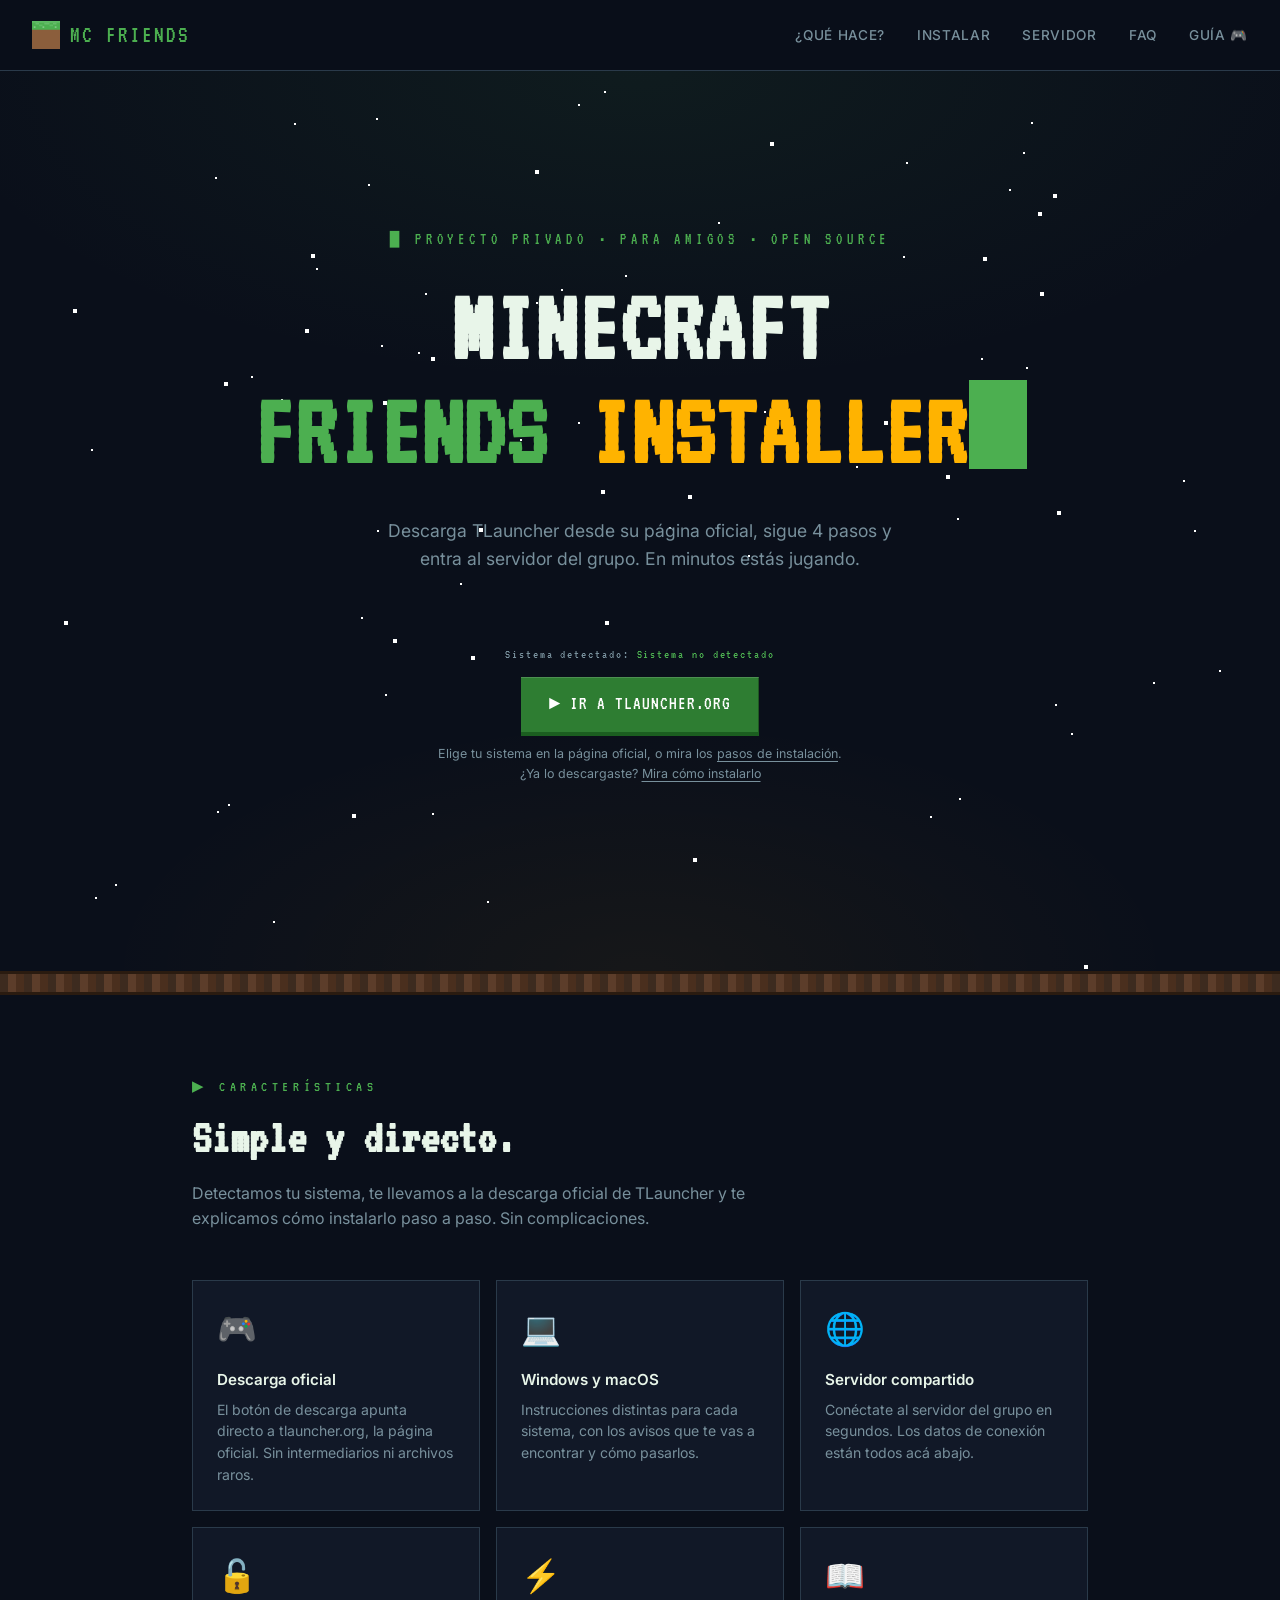
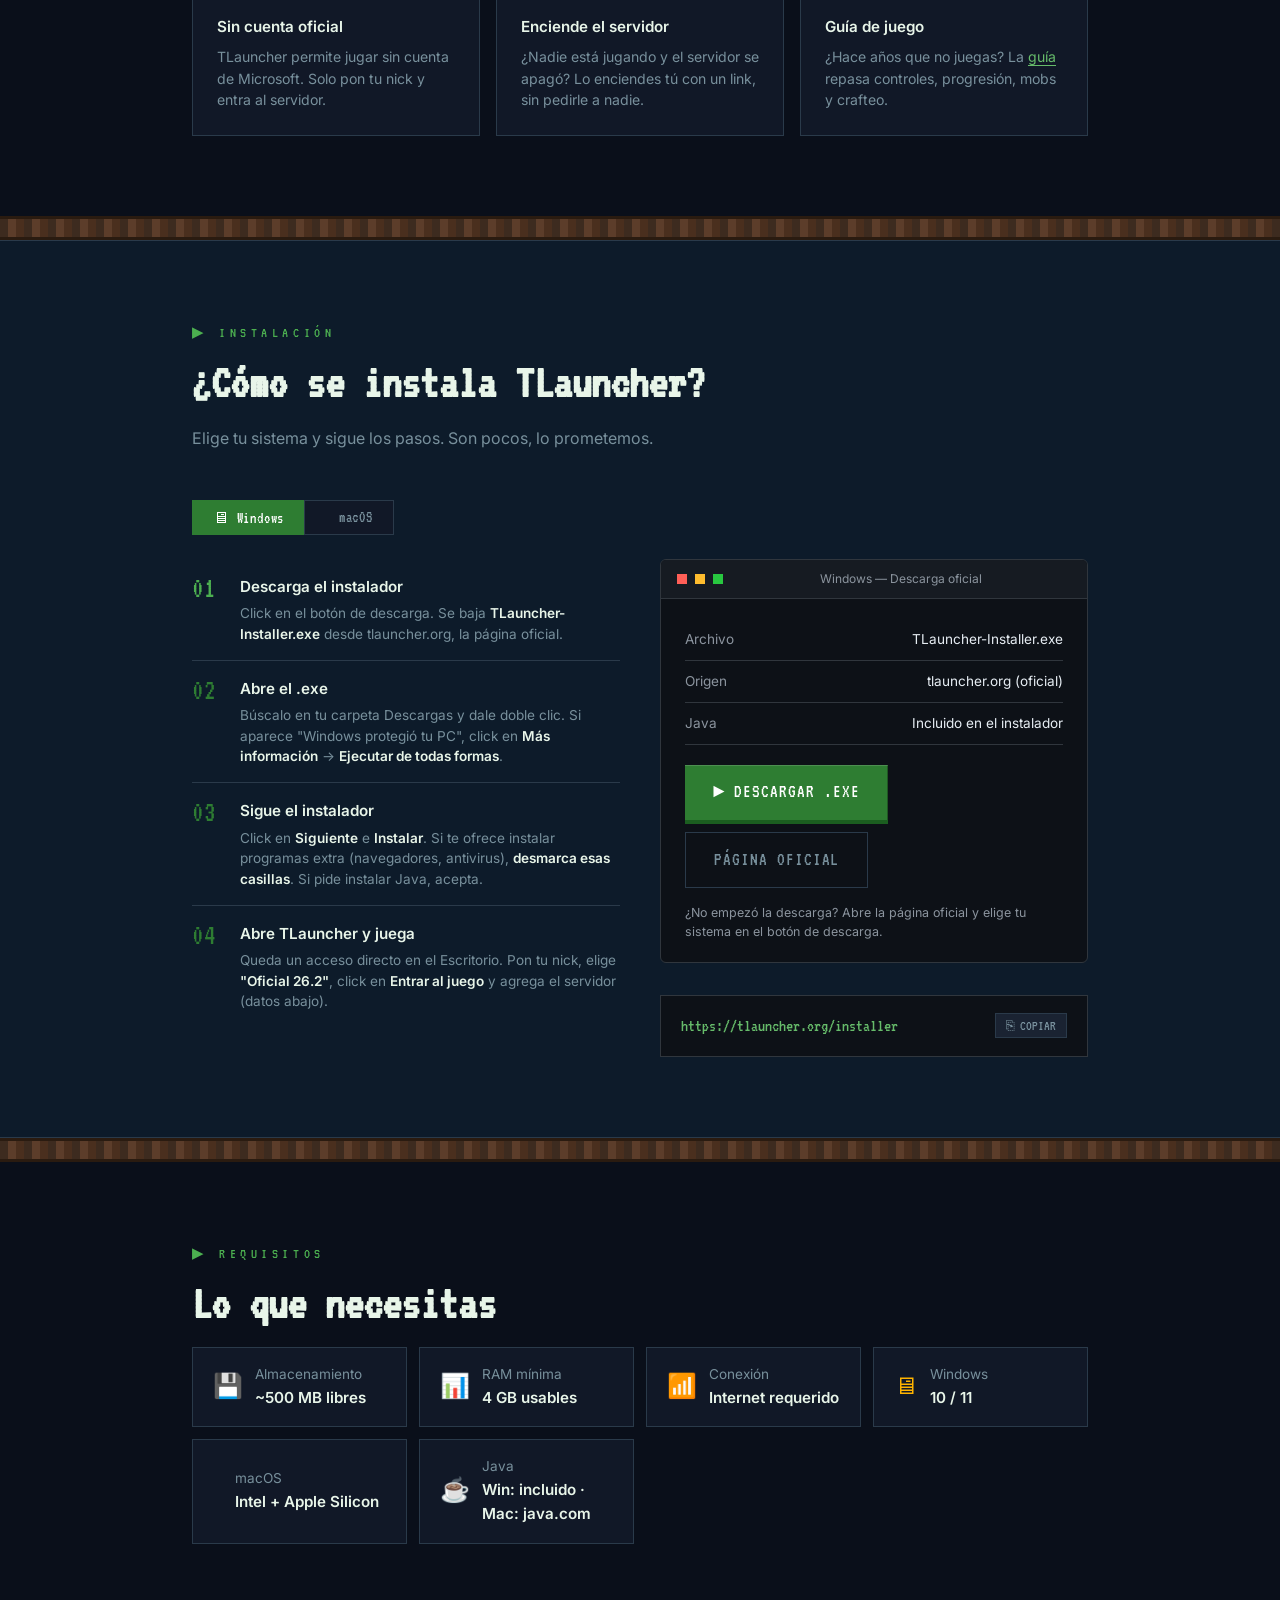
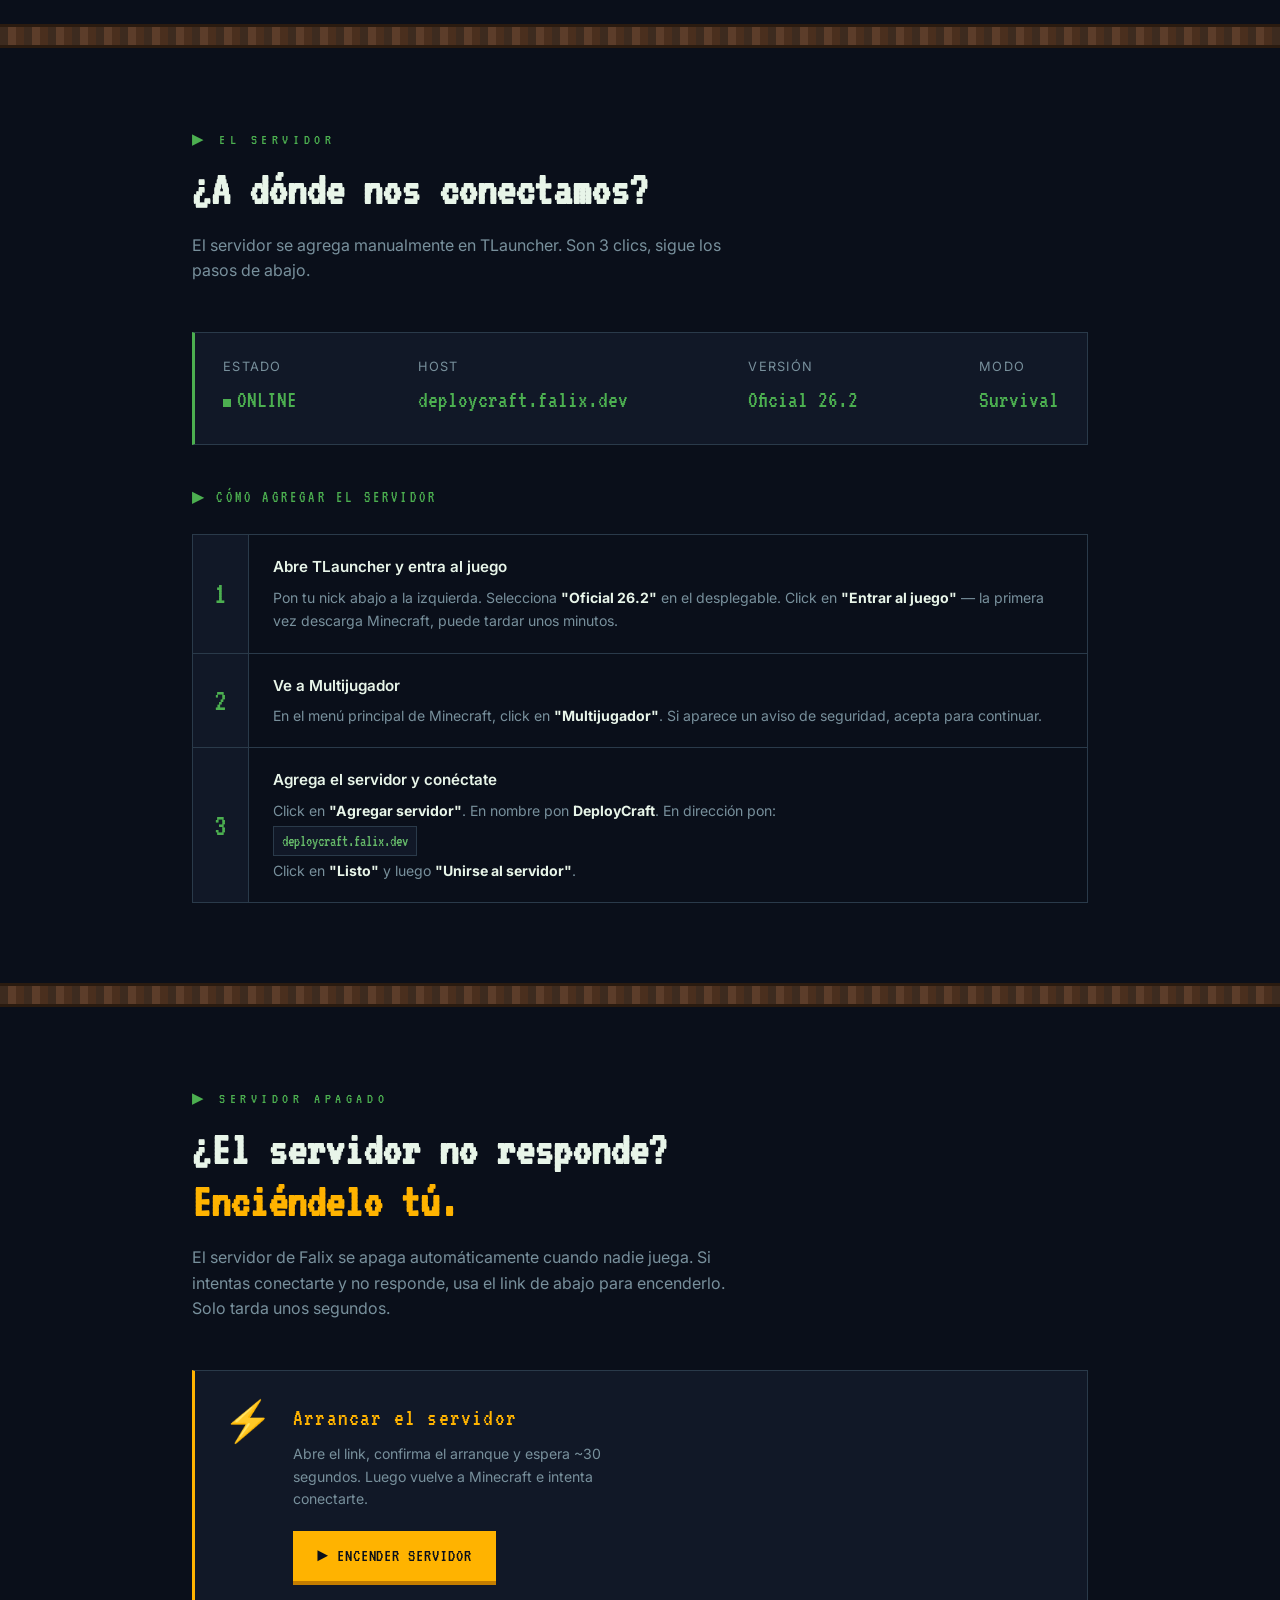
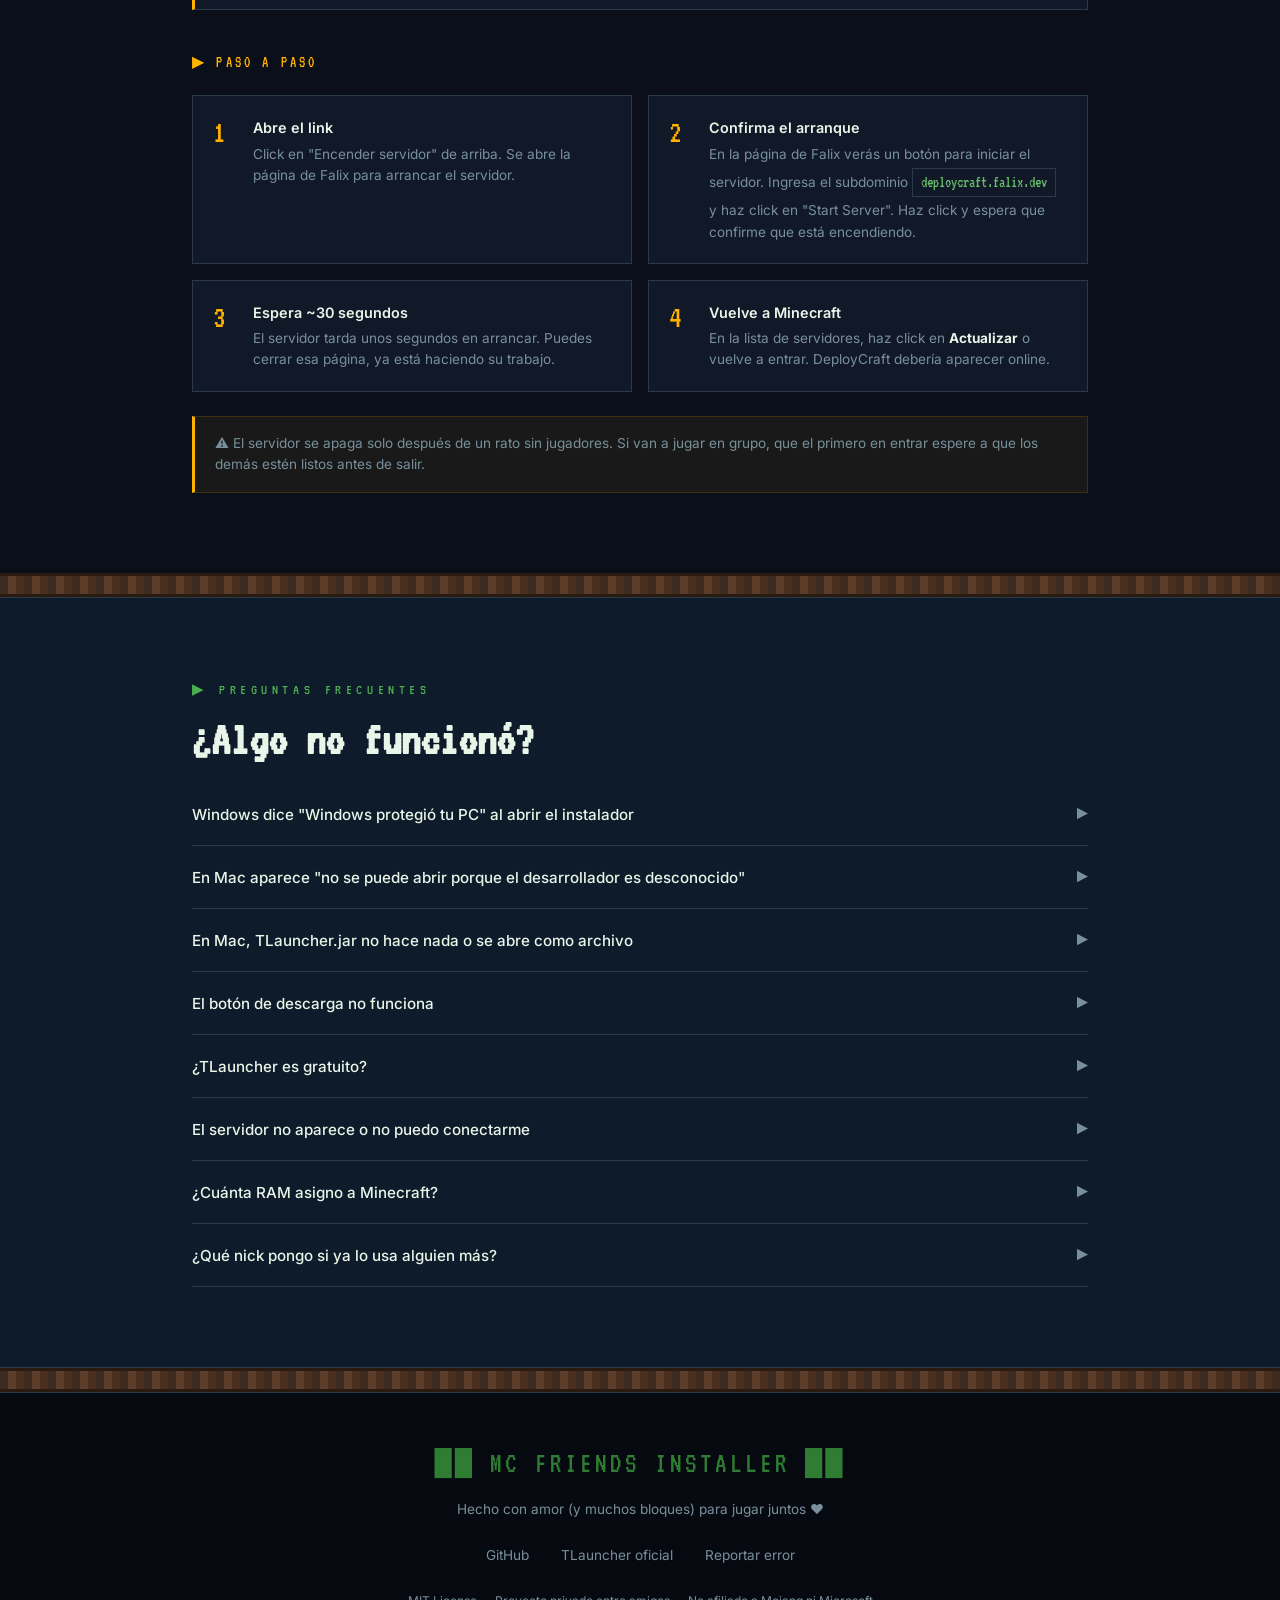
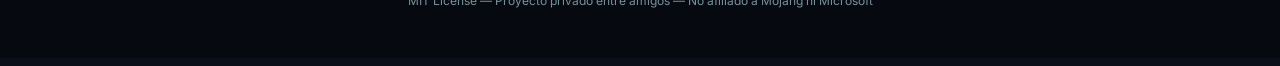
<file: index.html>
<!doctype html>
<html lang="es">
	<head>
		<meta charset="UTF-8" />
		<meta name="viewport" content="width=device-width, initial-scale=1.0" />
		<title>Minecraft Friends Installer</title>
		<link
			href="https://fonts.googleapis.com/css2?family=VT323&family=Inter:wght@400;500;600&display=swap"
			rel="stylesheet" />
		<link rel="stylesheet" href="style.css" />
	</head>
	<body>
		<!-- NAV -->
		<nav>
			<div class="nav-logo">
				<div class="grass-block">
					<svg viewBox="0 0 16 16" xmlns="http://www.w3.org/2000/svg">
						<rect width="16" height="16" fill="#8B5E3C" />
						<rect y="0" width="16" height="5" fill="#4CAF50" />
						<rect x="0" y="0" width="16" height="1" fill="#5DBB63" />
						<rect x="2" y="1" width="2" height="1" fill="#66BB6A" />
						<rect x="7" y="1" width="3" height="1" fill="#66BB6A" />
						<rect x="12" y="1" width="2" height="1" fill="#66BB6A" />
						<rect x="4" y="2" width="2" height="1" fill="#5DBB63" />
						<rect x="10" y="2" width="2" height="1" fill="#5DBB63" />
						<rect x="1" y="3" width="1" height="1" fill="#81C784" />
						<rect x="6" y="3" width="1" height="1" fill="#81C784" />
						<rect x="13" y="3" width="1" height="1" fill="#81C784" />
					</svg>
				</div>
				MC FRIENDS
			</div>
			<ul class="nav-links">
				<li><a href="#que-hace">¿Qué hace?</a></li>
				<li><a href="#instalar">Instalar</a></li>
				<li><a href="#servidor">Servidor</a></li>
				<li><a href="#faq">FAQ</a></li>
				<li><a href="/guide/index.html">Guía 🎮</a></li>
			</ul>
		</nav>

		<!-- HERO -->
		<div class="hero">
			<div class="stars" id="stars"></div>

			<div class="hero-eyebrow">
				&#x2588; Proyecto privado &#x2022; Para amigos &#x2022; Open Source
			</div>

			<h1 class="hero-title">
				MINECRAFT<br />
				<span class="accent">FRIENDS</span> <span class="gold">INSTALLER</span
				><span class="cursor"></span>
			</h1>

			<p class="hero-sub">
				Descarga TLauncher desde su página oficial, sigue 4 pasos y entra al
				servidor del grupo. En minutos estás jugando.
			</p>

			<!-- DOWNLOAD AREA — populated by JS -->
			<div class="download-area" id="downloadArea">
				<div class="os-detected" id="osDetected">Detectando tu sistema...</div>
				<div id="downloadBtn"></div>
				<div class="download-alts" id="downloadAlts"></div>
			</div>
		</div>

		<!-- DIRT DIVIDER -->
		<div class="dirt-divider"></div>

		<!-- QUE HACE -->
		<section id="que-hace">
			<div class="section-label reveal">&#x25B6; Características</div>
			<h2 class="section-title reveal">Simple y directo.</h2>
			<p class="section-desc reveal">
				Detectamos tu sistema, te llevamos a la descarga oficial de TLauncher y
				te explicamos cómo instalarlo paso a paso. Sin complicaciones.
			</p>

			<div class="features-grid reveal">
				<div class="feature-card">
					<span class="feature-icon">&#x1F3AE;</span>
					<div class="feature-title">Descarga oficial</div>
					<div class="feature-desc">
						El botón de descarga apunta directo a tlauncher.org, la página
						oficial. Sin intermediarios ni archivos raros.
					</div>
				</div>
				<div class="feature-card">
					<span class="feature-icon">&#x1F4BB;</span>
					<div class="feature-title">Windows y macOS</div>
					<div class="feature-desc">
						Instrucciones distintas para cada sistema, con los avisos que te
						vas a encontrar y cómo pasarlos.
					</div>
				</div>
				<div class="feature-card">
					<span class="feature-icon">&#x1F310;</span>
					<div class="feature-title">Servidor compartido</div>
					<div class="feature-desc">
						Conéctate al servidor del grupo en segundos. Los datos de conexión
						están todos acá abajo.
					</div>
				</div>
				<div class="feature-card">
					<span class="feature-icon">&#x1F513;</span>
					<div class="feature-title">Sin cuenta oficial</div>
					<div class="feature-desc">
						TLauncher permite jugar sin cuenta de Microsoft. Solo pon tu nick y
						entra al servidor.
					</div>
				</div>
				<div class="feature-card">
					<span class="feature-icon">&#x26A1;</span>
					<div class="feature-title">Enciende el servidor</div>
					<div class="feature-desc">
						¿Nadie está jugando y el servidor se apagó? Lo enciendes tú con un
						link, sin pedirle a nadie.
					</div>
				</div>
				<div class="feature-card">
					<span class="feature-icon">&#x1F4D6;</span>
					<div class="feature-title">Guía de juego</div>
					<div class="feature-desc">
						¿Hace años que no juegas? La <a href="/guide/index.html">guía</a>
						repasa controles, progresión, mobs y crafteo.
					</div>
				</div>
			</div>
		</section>

		<!-- DIRT DIVIDER -->
		<div class="dirt-divider"></div>

		<!-- INSTALAR -->
		<div class="steps-bg" id="instalar">
			<section>
				<div class="section-label reveal">&#x25B6; Instalación</div>
				<h2 class="section-title reveal">¿Cómo se instala TLauncher?</h2>
				<p class="section-desc reveal">
					Elige tu sistema y sigue los pasos. Son pocos, lo prometemos.
				</p>

				<div class="os-tabs reveal">
					<button class="os-tab active" onclick="switchOS('win')">
						&#x1F5A5; Windows
					</button>
					<button class="os-tab" onclick="switchOS('mac')">
						&#xF8FF; macOS
					</button>
				</div>

				<div class="steps-grid">
					<!-- Pasos — se rellenan desde script.js según el sistema -->
					<div class="step-list reveal" id="stepList"></div>

					<div class="reveal">
						<div class="terminal">
							<div class="terminal-header">
								<div class="dot dot-red"></div>
								<div class="dot dot-yellow"></div>
								<div class="dot dot-green"></div>
								<span class="terminal-title" id="dl-title"
									>Windows — Descarga oficial</span
								>
							</div>
							<div class="dl-body">
								<div class="dl-row">
									<span class="dl-key">Archivo</span>
									<span class="dl-val" id="dl-file"></span>
								</div>
								<div class="dl-row">
									<span class="dl-key">Origen</span>
									<span class="dl-val">tlauncher.org (oficial)</span>
								</div>
								<div class="dl-row">
									<span class="dl-key">Java</span>
									<span class="dl-val" id="dl-java"></span>
								</div>
								<div class="dl-actions">
									<a
										class="btn btn-primary"
										id="dl-btn"
										target="_blank"
										rel="noopener"></a>
									<a
										class="btn btn-secondary"
										href="https://tlauncher.org/en/"
										target="_blank"
										rel="noopener"
										>PÁGINA OFICIAL</a
									>
								</div>
								<div class="dl-note">
									¿No empezó la descarga? Abre la página oficial y elige tu
									sistema en el botón de descarga.
								</div>
							</div>
						</div>
						<div class="one-liner">
							<code id="one-liner-cmd">https://tlauncher.org/installer</code>
							<button class="copy-btn" onclick="copyCmd()">
								&#x2398; COPIAR
							</button>
						</div>
					</div>
				</div>
			</section>
		</div>

		<!-- DIRT DIVIDER -->
		<div class="dirt-divider"></div>

		<!-- REQUISITOS -->
		<section>
			<div class="section-label reveal">&#x25B6; Requisitos</div>
			<h2 class="section-title reveal">Lo que necesitas</h2>
			<div class="req-grid reveal">
				<div class="req-card">
					<span class="req-icon">&#x1F4BE;</span>
					<div>
						<div class="req-label">Almacenamiento</div>
						<div class="req-value">~500 MB libres</div>
					</div>
				</div>
				<div class="req-card">
					<span class="req-icon">&#x1F4CA;</span>
					<div>
						<div class="req-label">RAM mínima</div>
						<div class="req-value">4 GB usables</div>
					</div>
				</div>
				<div class="req-card">
					<span class="req-icon">&#x1F4F6;</span>
					<div>
						<div class="req-label">Conexión</div>
						<div class="req-value">Internet requerido</div>
					</div>
				</div>
				<div class="req-card">
					<span class="req-icon">&#x1F5A5;</span>
					<div>
						<div class="req-label">Windows</div>
						<div class="req-value">10 / 11</div>
					</div>
				</div>
				<div class="req-card">
					<span class="req-icon">&#xF8FF;</span>
					<div>
						<div class="req-label">macOS</div>
						<div class="req-value">Intel + Apple Silicon</div>
					</div>
				</div>
				<div class="req-card">
					<span class="req-icon">&#x2615;</span>
					<div>
						<div class="req-label">Java</div>
						<div class="req-value">Win: incluido · Mac: java.com</div>
					</div>
				</div>
			</div>
		</section>

		<!-- DIRT DIVIDER -->
		<div class="dirt-divider"></div>

		<!-- SERVIDOR -->
		<section id="servidor">
			<div class="section-label reveal">&#x25B6; El servidor</div>
			<h2 class="section-title reveal">¿A dónde nos conectamos?</h2>
			<p class="section-desc reveal">
				El servidor se agrega manualmente en TLauncher. Son 3 clics, sigue los
				pasos de abajo.
			</p>

			<div class="server-card reveal">
				<div>
					<div class="server-label">Estado</div>
					<div class="server-value"><span class="status-dot"></span>ONLINE</div>
				</div>
				<div>
					<div class="server-label">Host</div>
					<div class="server-value">deploycraft.falix.dev</div>
				</div>
				<div>
					<div class="server-label">Versión</div>
					<div class="server-value">Oficial 26.2</div>
				</div>
				<div>
					<div class="server-label">Modo</div>
					<div class="server-value">Survival</div>
				</div>
			</div>

			<div class="connect-steps reveal">
				<div class="connect-title">&#x25B6; Cómo agregar el servidor</div>
				<div class="connect-grid">
					<div class="connect-step">
						<div class="connect-num">1</div>
						<div class="connect-body">
							<div class="connect-step-title">
								Abre TLauncher y entra al juego
							</div>
							<div class="connect-step-desc">
								Pon tu nick abajo a la izquierda. Selecciona
								<strong>"Oficial 26.2"</strong> en el desplegable. Click en
								<strong>"Entrar al juego"</strong> — la primera vez descarga
								Minecraft, puede tardar unos minutos.
							</div>
						</div>
					</div>
					<div class="connect-step">
						<div class="connect-num">2</div>
						<div class="connect-body">
							<div class="connect-step-title">Ve a Multijugador</div>
							<div class="connect-step-desc">
								En el menú principal de Minecraft, click en
								<strong>"Multijugador"</strong>. Si aparece un aviso de
								seguridad, acepta para continuar.
							</div>
						</div>
					</div>
					<div class="connect-step">
						<div class="connect-num">3</div>
						<div class="connect-body">
							<div class="connect-step-title">
								Agrega el servidor y conéctate
							</div>
							<div class="connect-step-desc">
								Click en <strong>"Agregar servidor"</strong>. En nombre pon
								<strong>DeployCraft</strong>. En dirección pon: <br /><code
									class="server-code"
									>deploycraft.falix.dev</code
								><br />
								Click en <strong>"Listo"</strong> y luego
								<strong>"Unirse al servidor"</strong>.
							</div>
						</div>
					</div>
				</div>
			</div>
		</section>

		<!-- DIRT DIVIDER -->
		<div class="dirt-divider"></div>

		<!-- PRENDER SERVIDOR -->
		<section id="prender">
			<div class="section-label reveal">&#x25B6; Servidor apagado</div>
			<h2 class="section-title reveal">
				¿El servidor no responde?<br /><span style="color: var(--gold)"
					>Enciéndelo tú.</span
				>
			</h2>
			<p class="section-desc reveal">
				El servidor de Falix se apaga automáticamente cuando nadie juega. Si
				intentas conectarte y no responde, usa el link de abajo para encenderlo.
				Solo tarda unos segundos.
			</p>

			<div class="startup-card reveal">
				<div class="startup-main">
					<div class="startup-icon">&#x26A1;</div>
					<div class="startup-body">
						<div class="startup-title">Arrancar el servidor</div>
						<div class="startup-desc">
							Abre el link, confirma el arranque y espera ~30 segundos. Luego
							vuelve a Minecraft e intenta conectarte.
						</div>
						<a
							class="startup-btn"
							href="https://falixnodes.net/startserver?ip=deploycraft.falix.dev"
							target="_blank"
							rel="noopener">
							&#x25BA; ENCENDER SERVIDOR
						</a>
					</div>
				</div>
			</div>

			<div class="startup-steps reveal">
				<div class="startup-step-title">&#x25B6; Paso a paso</div>
				<div class="startup-steps-grid">
					<div class="startup-step">
						<div class="startup-step-num">1</div>
						<div class="startup-step-body">
							<div class="startup-step-name">Abre el link</div>
							<div class="startup-step-desc">
								Click en "Encender servidor" de arriba. Se abre la página de
								Falix para arrancar el servidor.
							</div>
						</div>
					</div>
					<div class="startup-step">
						<div class="startup-step-num">2</div>
						<div class="startup-step-body">
							<div class="startup-step-name">Confirma el arranque</div>
							<div class="startup-step-desc">
								En la página de Falix verás un botón para iniciar el servidor. Ingresa el subdominio <code class="server-code">deploycraft.falix.dev</code> y haz click en "Start Server".
								Haz click y espera que confirme que está encendiendo.
							</div>
						</div>
					</div>
					<div class="startup-step">
						<div class="startup-step-num">3</div>
						<div class="startup-step-body">
							<div class="startup-step-name">Espera ~30 segundos</div>
							<div class="startup-step-desc">
								El servidor tarda unos segundos en arrancar. Puedes cerrar esa
								página, ya está haciendo su trabajo.
							</div>
						</div>
					</div>
					<div class="startup-step">
						<div class="startup-step-num">4</div>
						<div class="startup-step-body">
							<div class="startup-step-name">Vuelve a Minecraft</div>
							<div class="startup-step-desc">
								En la lista de servidores, haz click en
								<strong>Actualizar</strong> o vuelve a entrar. DeployCraft
								debería aparecer online.
							</div>
						</div>
					</div>
				</div>
			</div>

			<div class="startup-note reveal">
				&#x26A0; El servidor se apaga solo después de un rato sin jugadores. Si
				van a jugar en grupo, que el primero en entrar espere a que los demás
				estén listos antes de salir.
			</div>
		</section>

		<!-- DIRT DIVIDER -->
		<div class="dirt-divider"></div>

		<!-- FAQ -->
		<div class="steps-bg" id="faq">
			<section>
				<div class="section-label reveal">&#x25B6; Preguntas frecuentes</div>
				<h2 class="section-title reveal">¿Algo no funcionó?</h2>
				<div class="faq-list reveal">
					<div class="faq-item">
						<button class="faq-q" onclick="toggleFaq(this)">
							Windows dice "Windows protegió tu PC" al abrir el instalador<span
								class="faq-arrow"
								>&#x25BA;</span
							>
						</button>
						<div class="faq-a">
							Es SmartScreen, aparece con programas que no son de Microsoft.
							Click en "Más información" → "Ejecutar de todas formas". Descarga
							siempre desde tlauncher.org (el botón de esta página apunta ahí),
							nunca desde otras webs que dicen ser TLauncher.
						</div>
					</div>
					<div class="faq-item">
						<button class="faq-q" onclick="toggleFaq(this)">
							En Mac aparece "no se puede abrir porque el desarrollador es
							desconocido"<span class="faq-arrow">&#x25BA;</span>
						</button>
						<div class="faq-a">
							Es el Gatekeeper de macOS. Haz clic derecho (o Control + clic) en
							<code>TLauncher.jar</code> → "Abrir" → "Abrir". Si no aparece esa
							opción, ve a Ajustes del Sistema → Privacidad y seguridad → "Abrir
							de todas formas". Solo se pide una vez.
						</div>
					</div>
					<div class="faq-item">
						<button class="faq-q" onclick="toggleFaq(this)">
							En Mac, TLauncher.jar no hace nada o se abre como archivo<span
								class="faq-arrow"
								>&#x25BA;</span
							>
						</button>
						<div class="faq-a">
							Falta Java. Descárgalo gratis desde
							<a href="https://www.java.com/es/download/" target="_blank"
								>java.com</a
							>, instálalo y vuelve a abrir <code>TLauncher.jar</code>. Si tu
							Mac es M1, M2, M3 o M4 elige la versión ARM64; si es Intel, la
							x64.
						</div>
					</div>
					<div class="faq-item">
						<button class="faq-q" onclick="toggleFaq(this)">
							El botón de descarga no funciona<span class="faq-arrow"
								>&#x25BA;</span
							>
						</button>
						<div class="faq-a">
							Entra a
							<a href="https://tlauncher.org/en/" target="_blank"
								>tlauncher.org</a
							>, haz click en el botón de descarga y elige tu sistema (Windows o
							MacOS). Es el mismo archivo, solo que desde su página.
						</div>
					</div>
					<div class="faq-item">
						<button class="faq-q" onclick="toggleFaq(this)">
							¿TLauncher es gratuito?<span class="faq-arrow">&#x25BA;</span>
						</button>
						<div class="faq-a">
							Sí. TLauncher es un launcher no oficial que permite jugar sin
							cuenta de Microsoft. No está vinculado a Mojang. Si tienes cuenta
							oficial puedes usar el launcher oficial de Minecraft en su lugar.
						</div>
					</div>
					<div class="faq-item">
						<button class="faq-q" onclick="toggleFaq(this)">
							El servidor no aparece o no puedo conectarme<span
								class="faq-arrow"
								>&#x25BA;</span
							>
						</button>
						<div class="faq-a">
							Asegúrate de estar usando la versión <code>Oficial 26.2</code> en
							TLauncher. Si el servidor no aparece, agrégalo manualmente desde
							Multijugador → Agregar servidor →
							<code>deploycraft.falix.dev</code>. Si el problema persiste,
							escríbenos por WhatsApp.
						</div>
					</div>
					<div class="faq-item">
						<button class="faq-q" onclick="toggleFaq(this)">
							¿Cuánta RAM asigno a Minecraft?<span class="faq-arrow"
								>&#x25BA;</span
							>
						</button>
						<div class="faq-a">
							En TLauncher, ve a Configuración → JVM Arguments y ajusta
							<code>-Xmx2G</code> para 2 GB. No asignes más del 50–60% de tu RAM
							total para no ralentizar el resto del sistema.
						</div>
					</div>
					<div class="faq-item">
						<button class="faq-q" onclick="toggleFaq(this)">
							¿Qué nick pongo si ya lo usa alguien más?<span class="faq-arrow"
								>&#x25BA;</span
							>
						</button>
						<div class="faq-a">
							En modo offline cada quien elige su nick libremente. Coordina con
							el grupo para que no haya dos con el mismo nombre, porque en el
							servidor se verían igual.
						</div>
					</div>
				</div>
			</section>
		</div>

		<!-- DIRT DIVIDER -->
		<div class="dirt-divider"></div>

		<!-- FOOTER -->
		<footer>
			<div class="footer-logo">
				&#x2588;&#x2588; MC FRIENDS INSTALLER &#x2588;&#x2588;
			</div>
			<div class="footer-sub">
				Hecho con amor (y muchos bloques) para jugar juntos &#x2764;
			</div>
			<div class="footer-links">
				<a href="https://github.com/Freddyz5/deploycraft" target="_blank"
					>GitHub</a
				>
				<a href="https://tlauncher.org/en/" target="_blank"
					>TLauncher oficial</a
				>
				<a href="https://github.com/Freddyz5/deploycraft/issues" target="_blank"
					>Reportar error</a
				>
			</div>
			<div style="font-size: 0.75rem; color: var(--text-muted)">
				MIT License &mdash; Proyecto privado entre amigos &mdash; No afiliado a
				Mojang ni Microsoft
			</div>
		</footer>

		<script src="script.js"></script>
	</body>
</html>
</file>
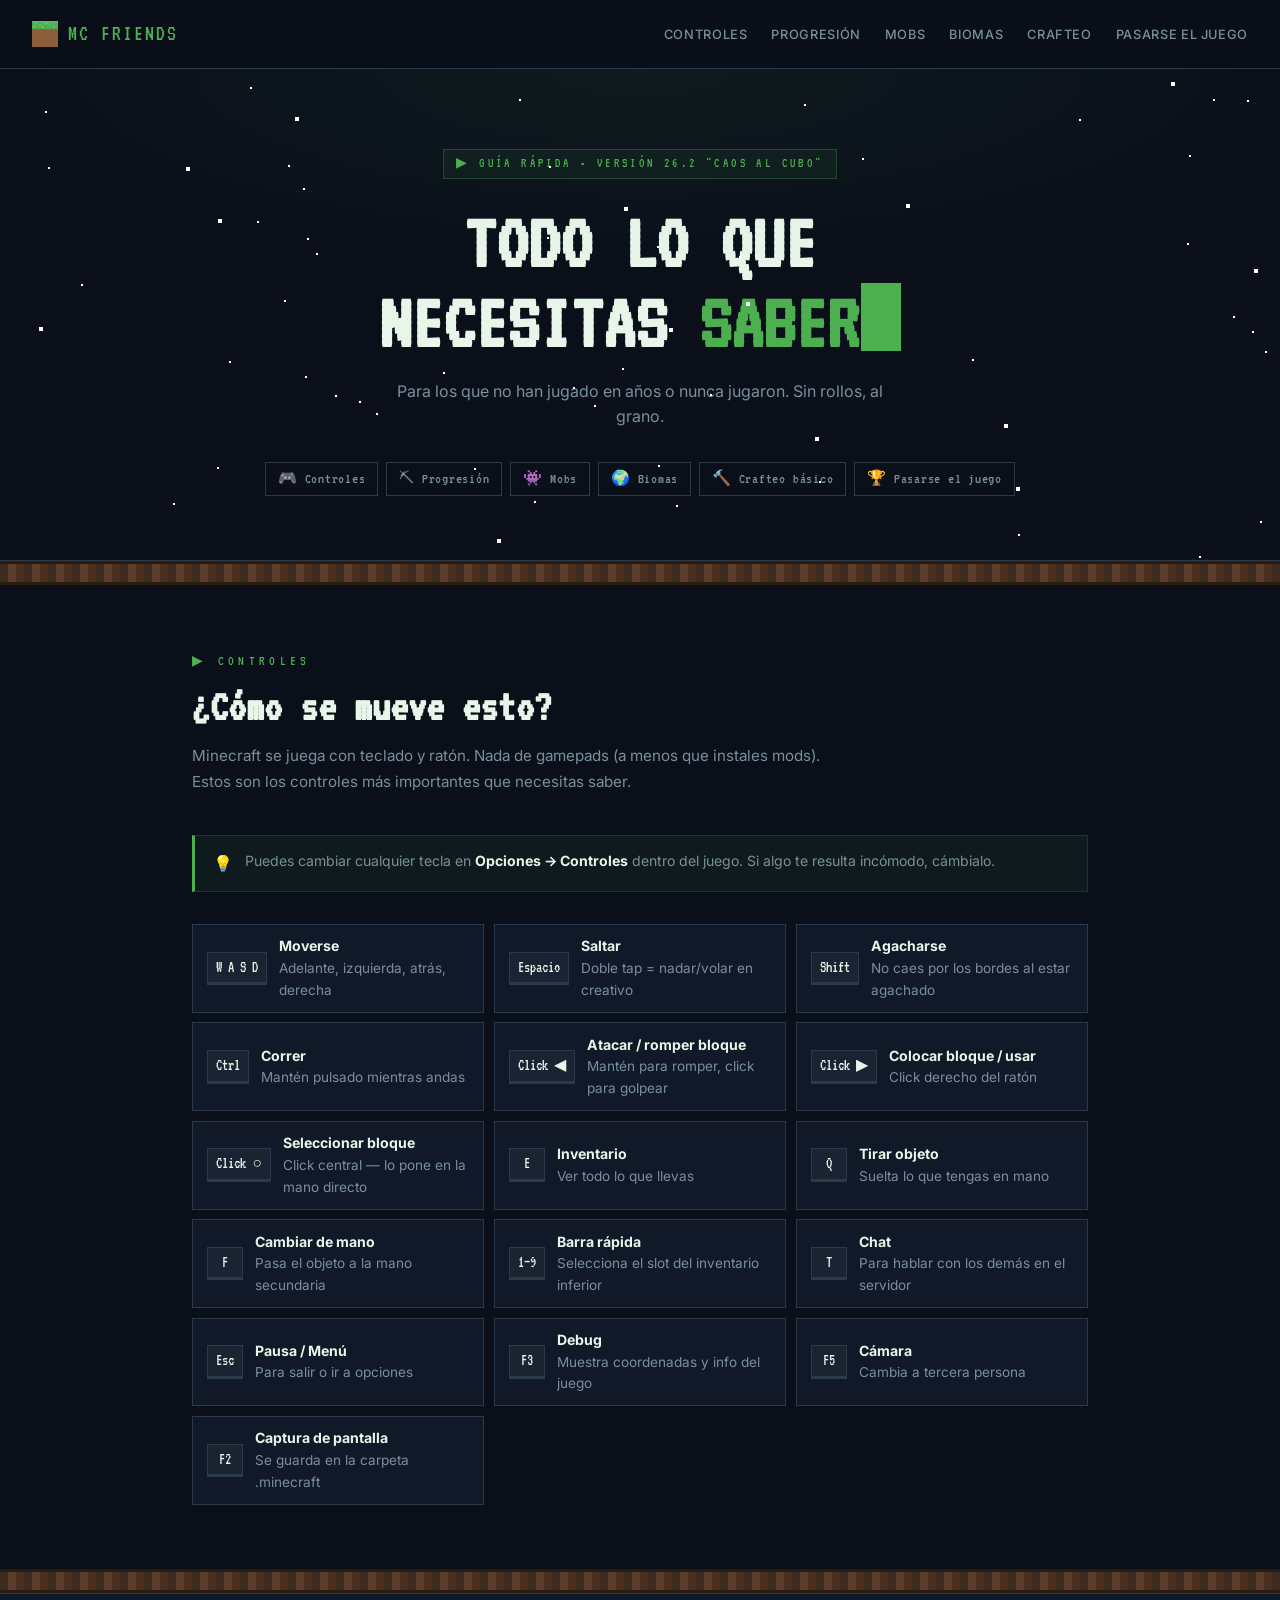
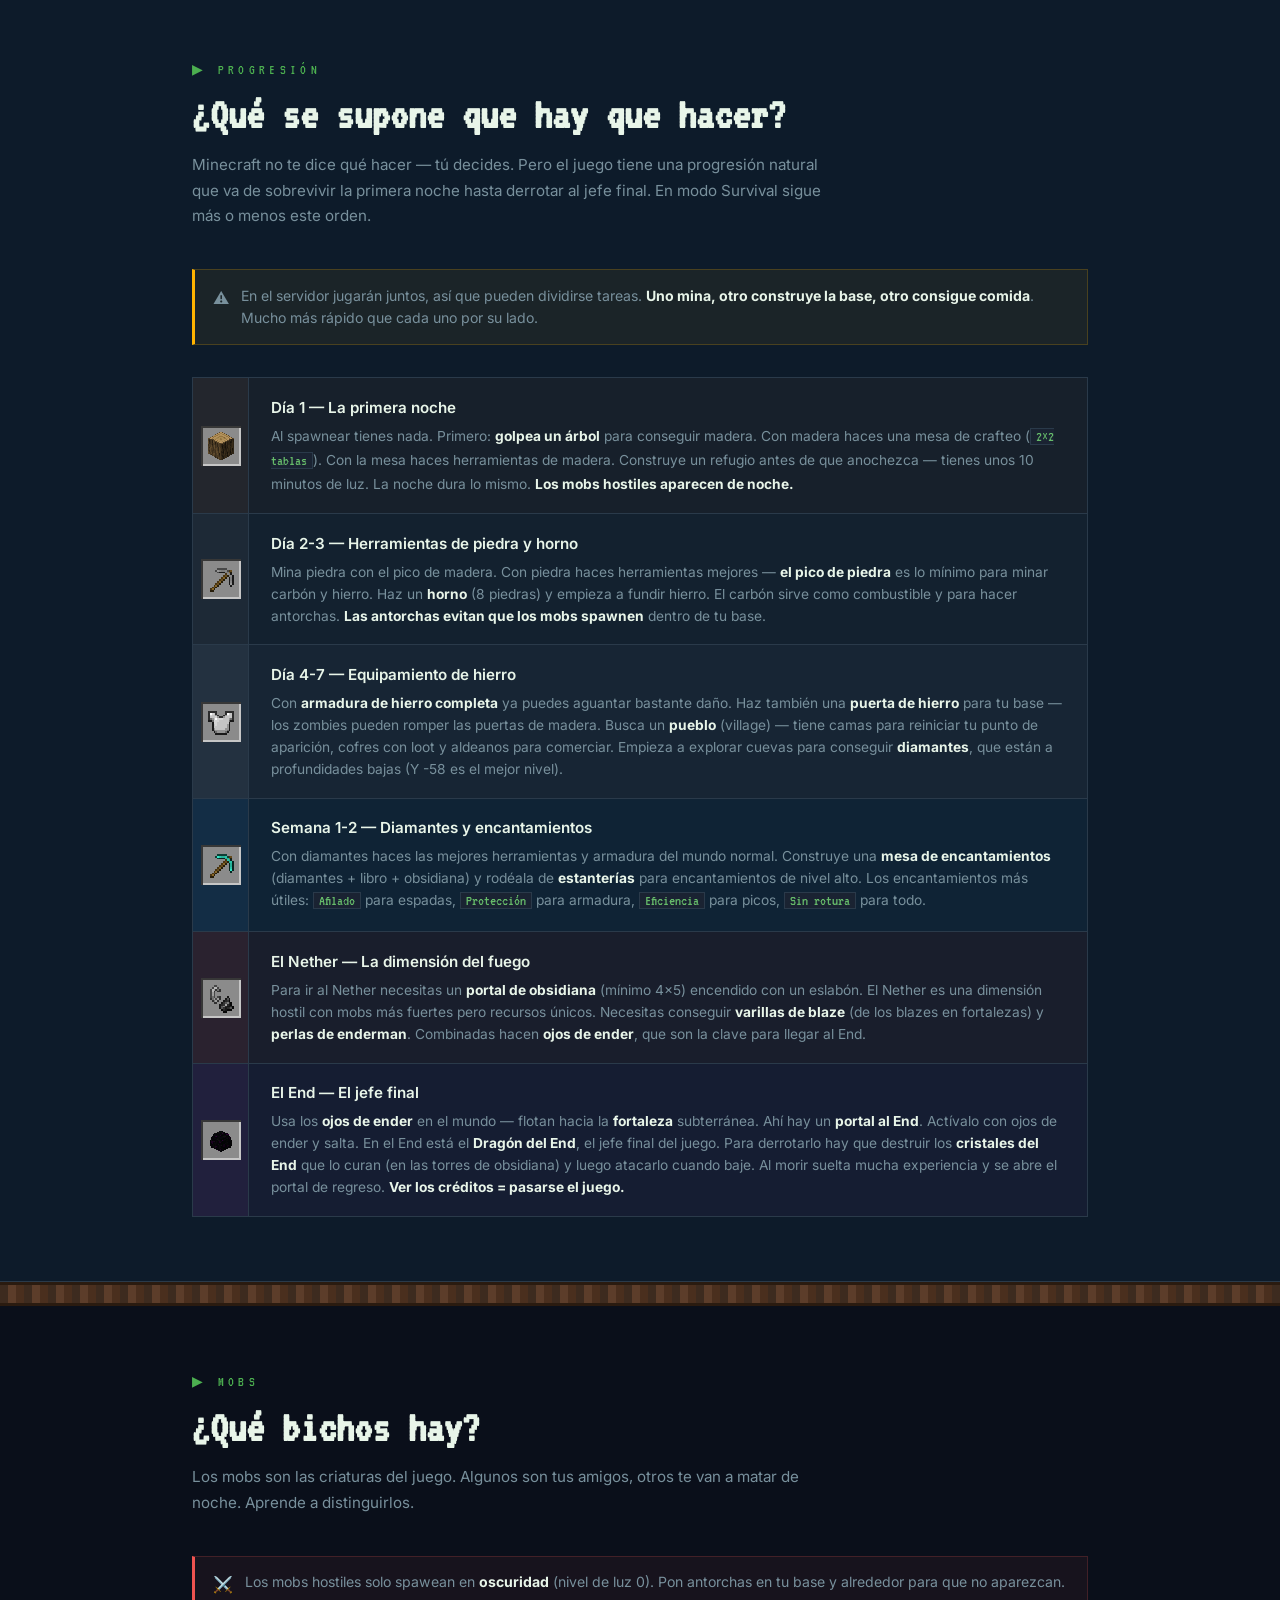
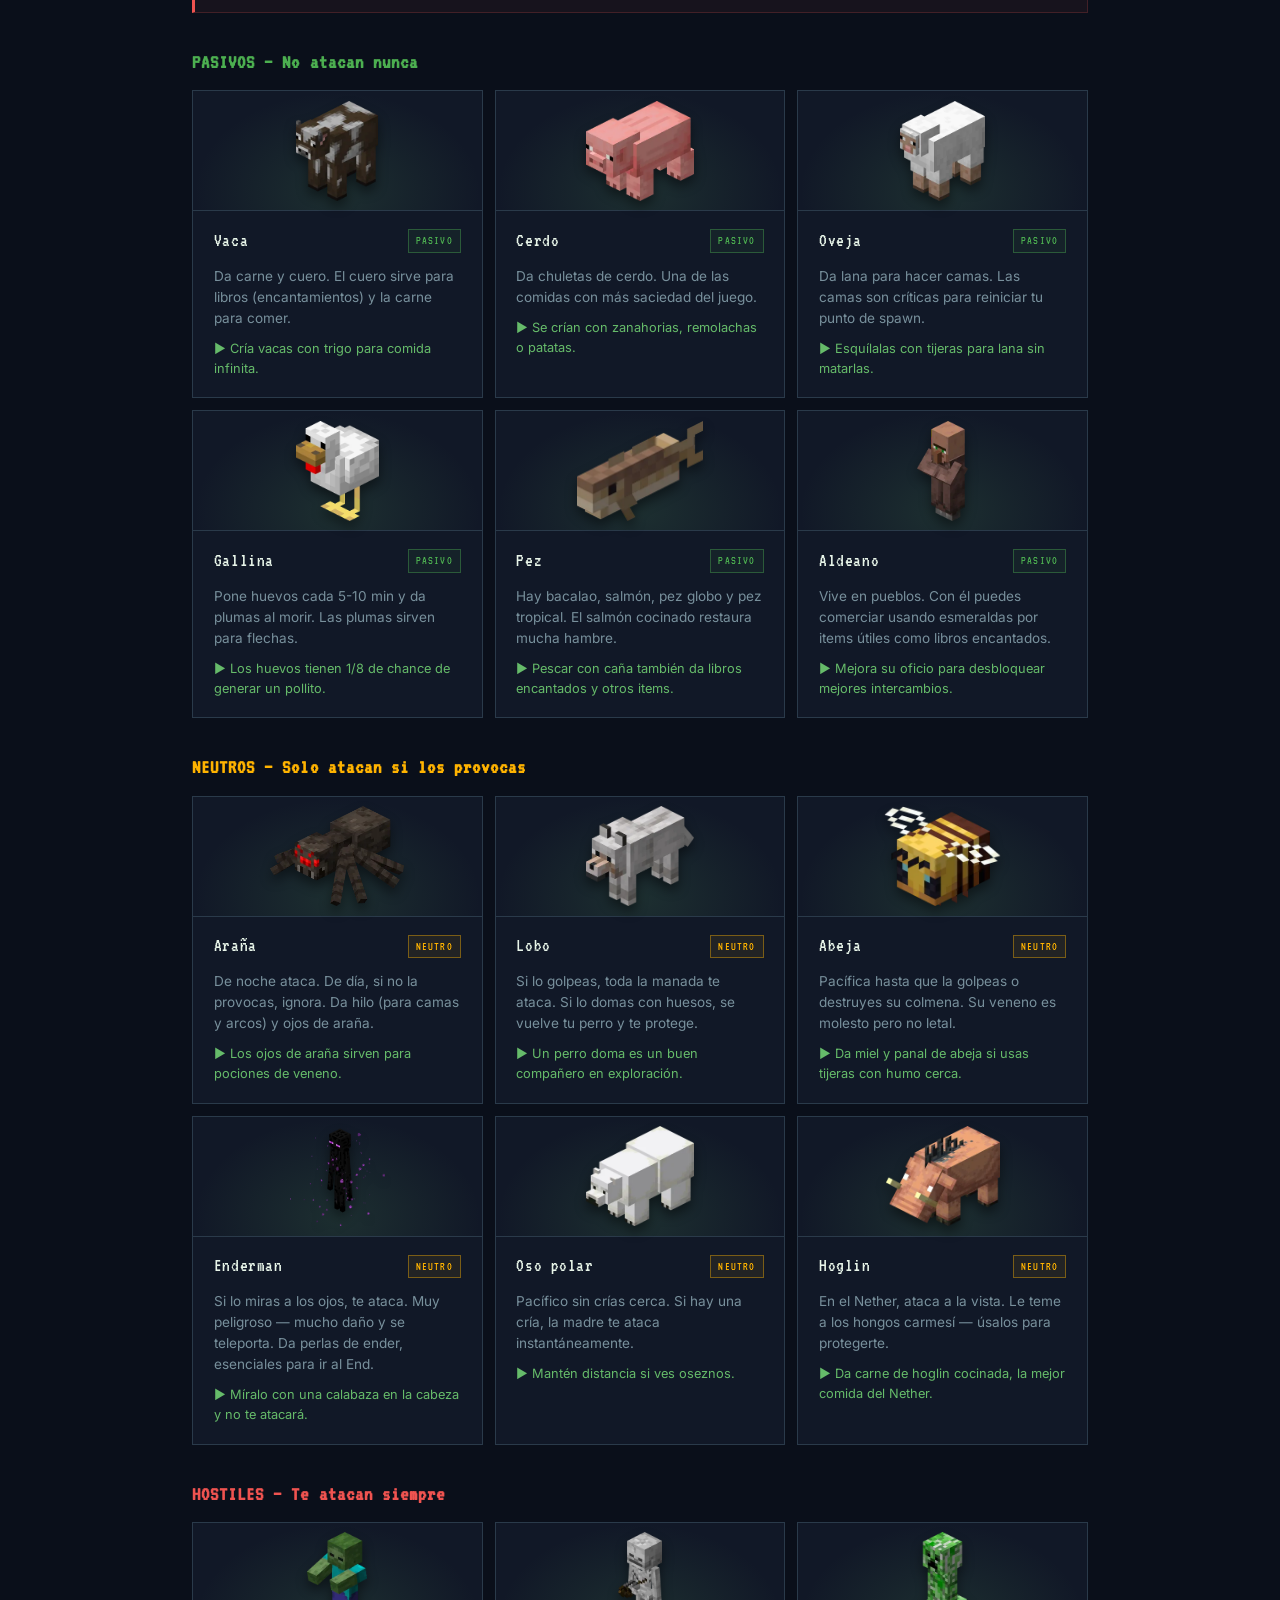
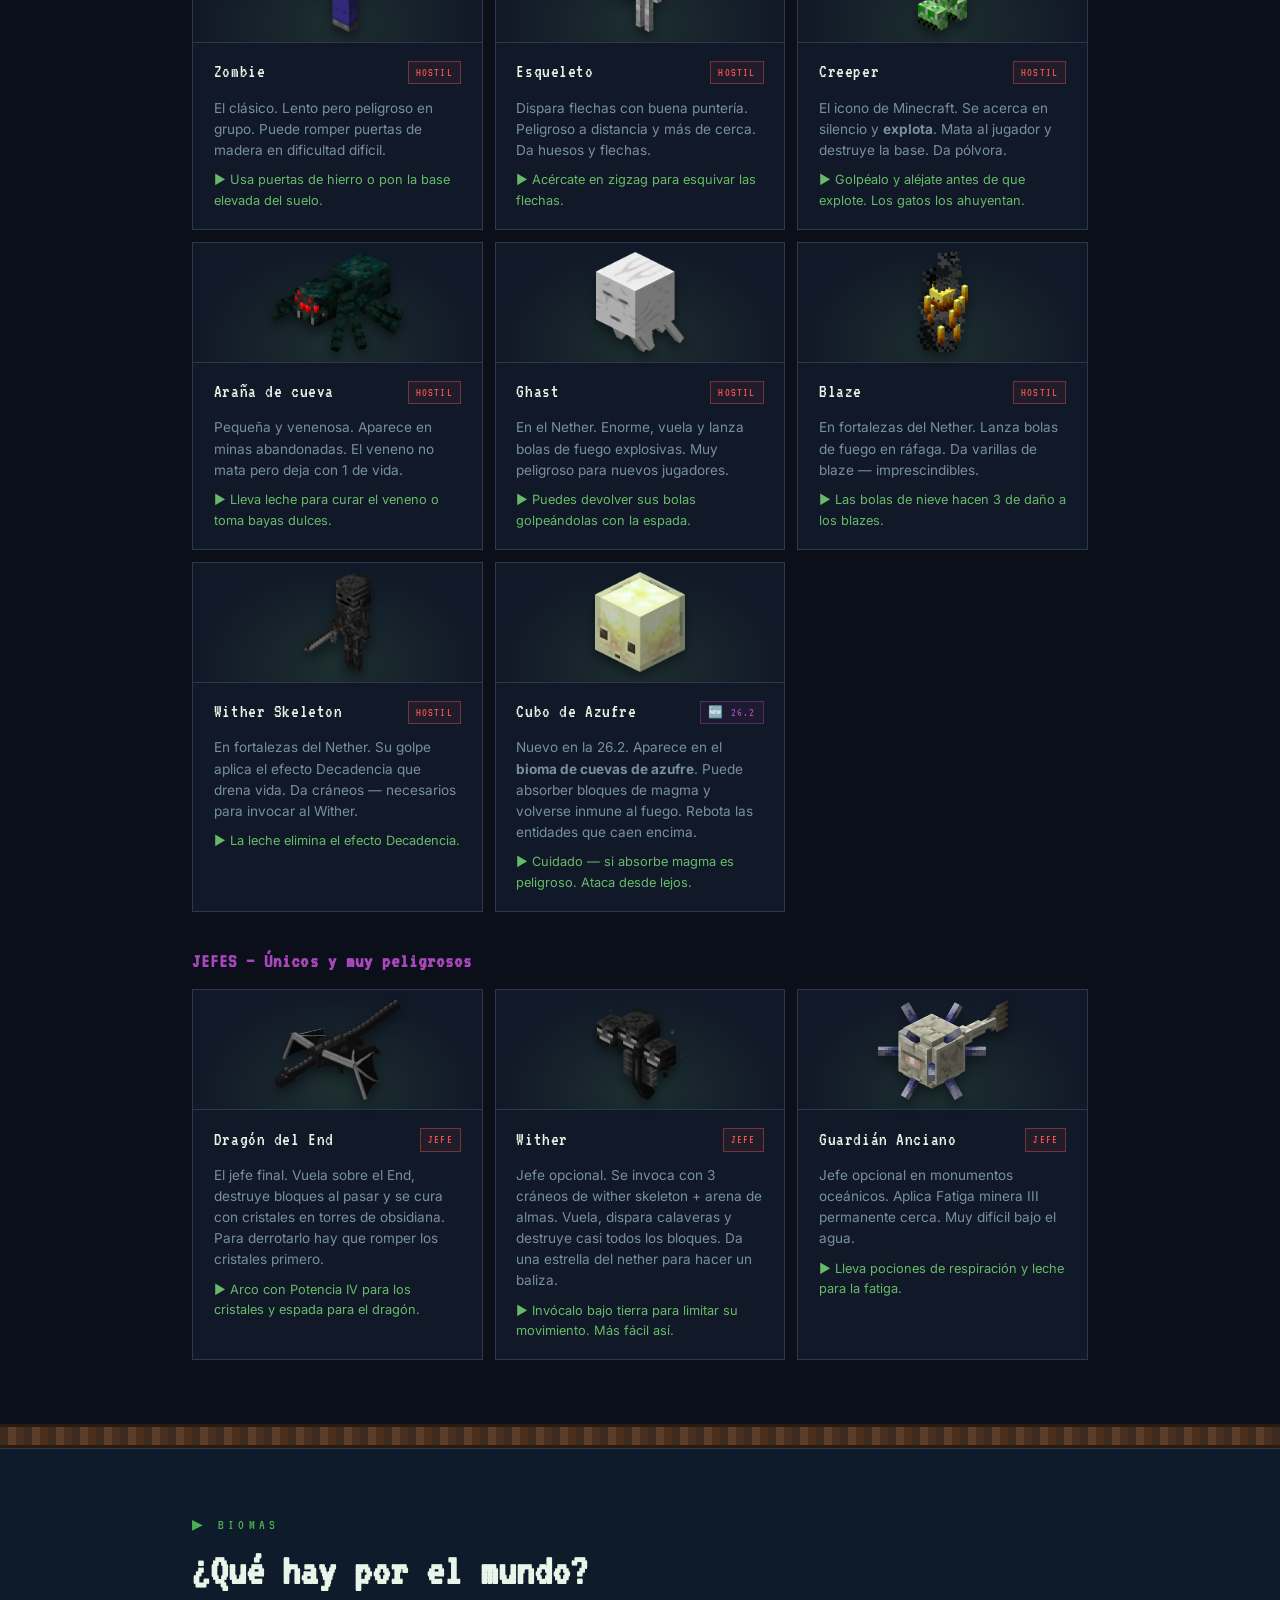
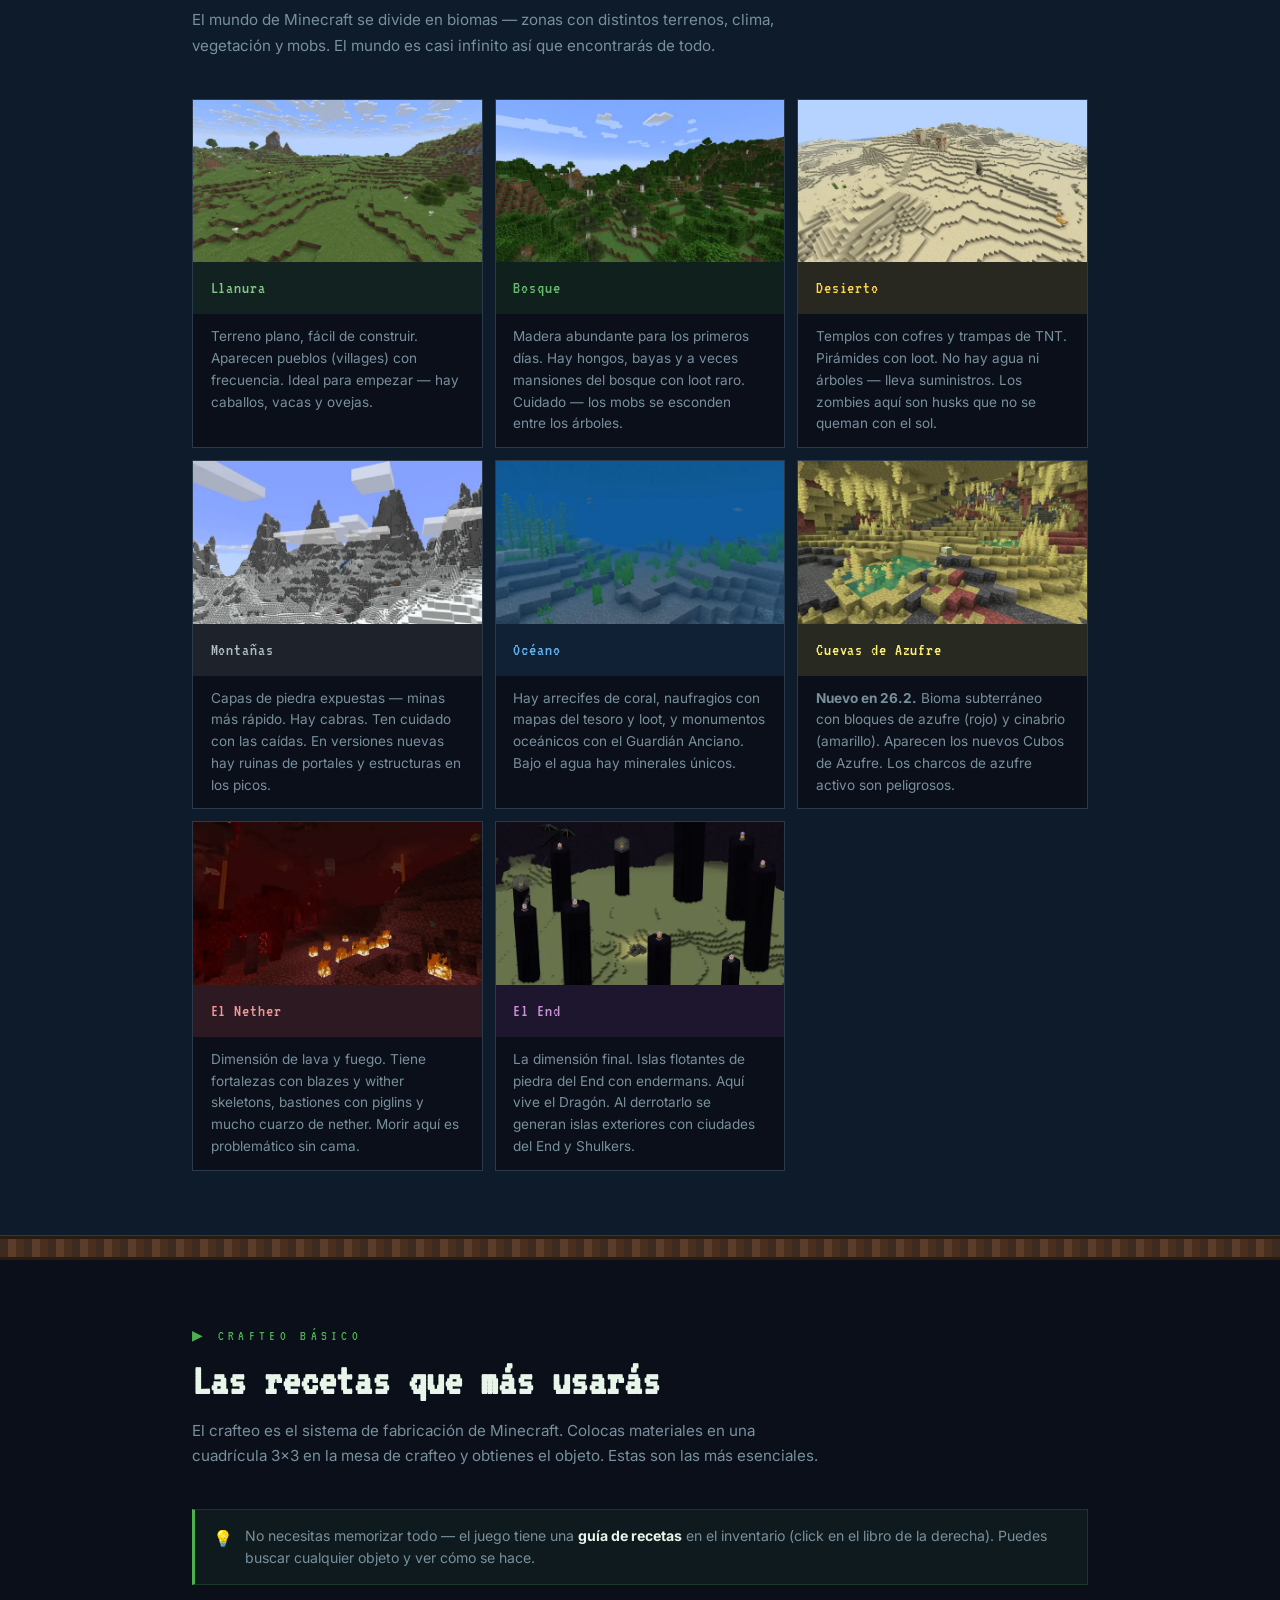
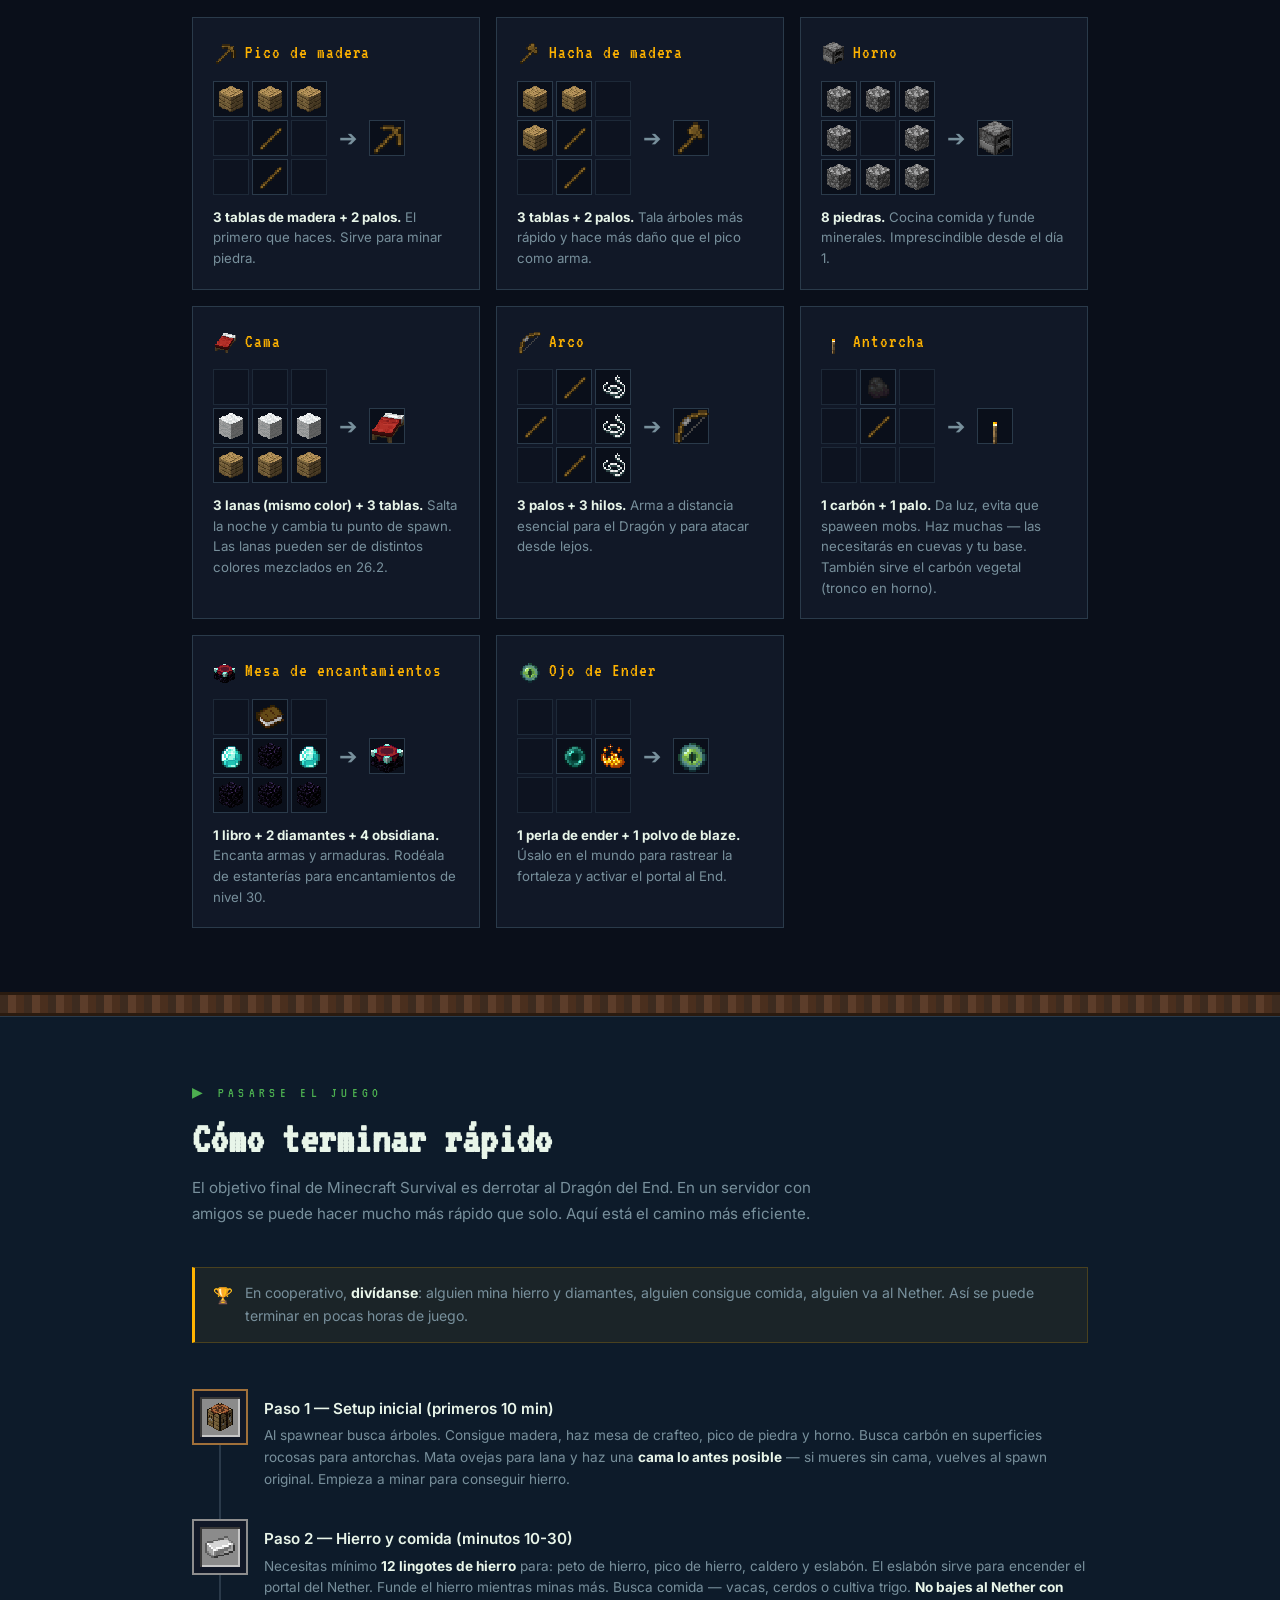
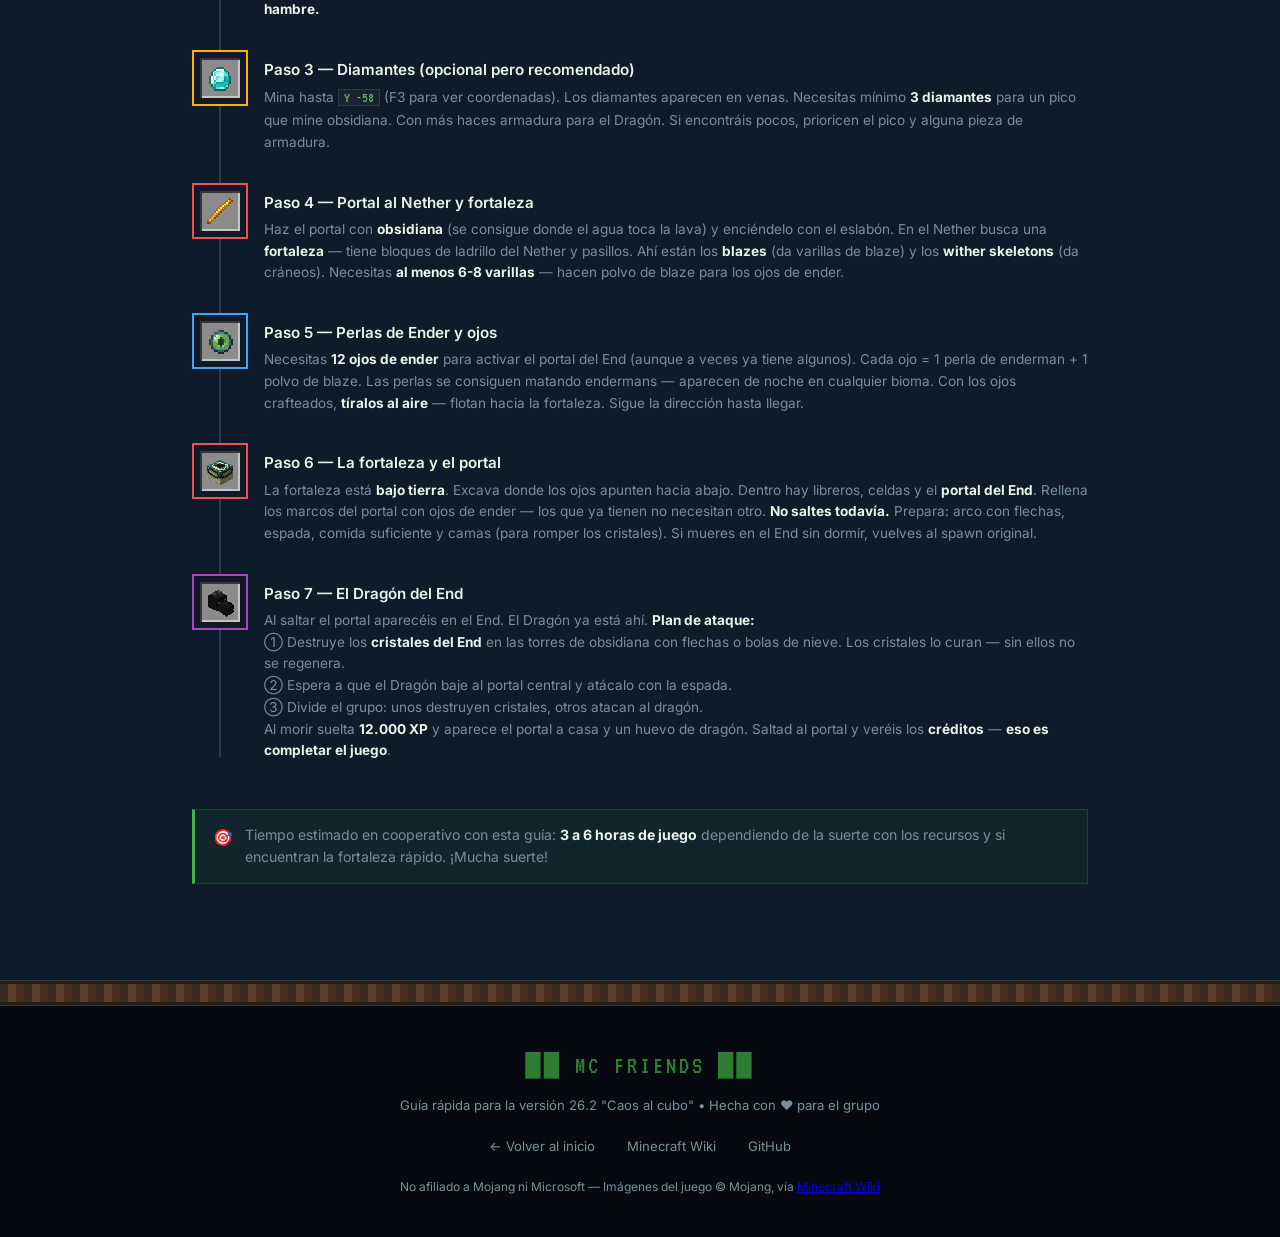
<file: guide/index.html>
<!doctype html>
<html lang="es">
	<head>
		<meta charset="UTF-8" />
		<meta name="viewport" content="width=device-width, initial-scale=1.0" />
		<title>Guía rápida — DeployCraft</title>
		<link
			href="https://fonts.googleapis.com/css2?family=VT323&family=Inter:wght@400;500;600&display=swap"
			rel="stylesheet" />
		<link rel="stylesheet" href="style.css" />
	</head>
	<body>
		<!-- NAV -->
		<nav>
			<a href="/" class="nav-logo">
				<div class="grass-block">
					<svg viewBox="0 0 16 16" xmlns="http://www.w3.org/2000/svg">
						<rect width="16" height="16" fill="#8B5E3C" />
						<rect y="0" width="16" height="5" fill="#4CAF50" />
						<rect x="0" y="0" width="16" height="1" fill="#5DBB63" />
						<rect x="2" y="1" width="2" height="1" fill="#66BB6A" />
						<rect x="7" y="1" width="3" height="1" fill="#66BB6A" />
						<rect x="12" y="1" width="2" height="1" fill="#66BB6A" />
						<rect x="4" y="2" width="2" height="1" fill="#5DBB63" />
						<rect x="10" y="2" width="2" height="1" fill="#5DBB63" />
						<rect x="1" y="3" width="1" height="1" fill="#81C784" />
						<rect x="6" y="3" width="1" height="1" fill="#81C784" />
						<rect x="13" y="3" width="1" height="1" fill="#81C784" />
					</svg>
				</div>
				MC FRIENDS
			</a>
			<ul class="nav-links">
				<li><a href="#controles">Controles</a></li>
				<li><a href="#progresion">Progresión</a></li>
				<li><a href="#mobs">Mobs</a></li>
				<li><a href="#biomas">Biomas</a></li>
				<li><a href="#crafteo">Crafteo</a></li>
				<li><a href="#speedrun">Pasarse el juego</a></li>
			</ul>
		</nav>

		<!-- HERO -->
		<div class="hero">
			<div class="stars" id="stars"></div>
			<div class="hero-badge">
				&#x25B6; Guía rápida &#x2022; Versión 26.2 "Caos al cubo"
			</div>
			<h1 class="hero-title">
				TODO LO QUE<br />
				NECESITAS <span class="accent">SABER</span><span class="cursor"></span>
			</h1>
			<p class="hero-sub">
				Para los que no han jugado en años o nunca jugaron. Sin rollos, al
				grano.
			</p>
			<div class="toc">
				<a class="toc-link" href="#controles">🎮 Controles</a>
				<a class="toc-link" href="#progresion">⛏ Progresión</a>
				<a class="toc-link" href="#mobs">👾 Mobs</a>
				<a class="toc-link" href="#biomas">🌍 Biomas</a>
				<a class="toc-link" href="#crafteo">🔨 Crafteo básico</a>
				<a class="toc-link" href="#speedrun">🏆 Pasarse el juego</a>
			</div>
		</div>

		<div class="dirt-divider"></div>

		<!-- ── CONTROLES ────────────────────────────────────── -->
		<div id="controles">
			<div class="section-wrap">
				<div class="section-eyebrow reveal">&#x25B6; Controles</div>
				<h2 class="section-title reveal">¿Cómo se mueve esto?</h2>
				<p class="section-intro reveal">
					Minecraft se juega con teclado y ratón. Nada de gamepads (a menos que
					instales mods). Estos son los controles más importantes que necesitas
					saber.
				</p>

				<div class="tip tip-green reveal">
					<span class="tip-icon">💡</span>
					<span
						>Puedes cambiar cualquier tecla en
						<strong>Opciones → Controles</strong> dentro del juego. Si algo te
						resulta incómodo, cámbialo.</span
					>
				</div>

				<div class="controls-grid reveal">
					<div class="control-row">
						<span class="key">W A S D</span>
						<div class="control-desc">
							<strong>Moverse</strong>Adelante, izquierda, atrás, derecha
						</div>
					</div>
					<div class="control-row">
						<span class="key">Espacio</span>
						<div class="control-desc">
							<strong>Saltar</strong>Doble tap = nadar/volar en creativo
						</div>
					</div>
					<div class="control-row">
						<span class="key">Shift</span>
						<div class="control-desc">
							<strong>Agacharse</strong>No caes por los bordes al estar agachado
						</div>
					</div>
					<div class="control-row">
						<span class="key">Ctrl</span>
						<div class="control-desc">
							<strong>Correr</strong>Mantén pulsado mientras andas
						</div>
					</div>
					<div class="control-row">
						<span class="key">Click &#x25C0;</span>
						<div class="control-desc">
							<strong>Atacar / romper bloque</strong>Mantén para romper, click
							para golpear
						</div>
					</div>
					<div class="control-row">
						<span class="key">Click &#x25B6;</span>
						<div class="control-desc">
							<strong>Colocar bloque / usar</strong>Click derecho del ratón
						</div>
					</div>
					<div class="control-row">
						<span class="key">Click &#x25CB;</span>
						<div class="control-desc">
							<strong>Seleccionar bloque</strong>Click central — lo pone en la
							mano directo
						</div>
					</div>
					<div class="control-row">
						<span class="key">E</span>
						<div class="control-desc">
							<strong>Inventario</strong>Ver todo lo que llevas
						</div>
					</div>
					<div class="control-row">
						<span class="key">Q</span>
						<div class="control-desc">
							<strong>Tirar objeto</strong>Suelta lo que tengas en mano
						</div>
					</div>
					<div class="control-row">
						<span class="key">F</span>
						<div class="control-desc">
							<strong>Cambiar de mano</strong>Pasa el objeto a la mano
							secundaria
						</div>
					</div>
					<div class="control-row">
						<span class="key">1–9</span>
						<div class="control-desc">
							<strong>Barra rápida</strong>Selecciona el slot del inventario
							inferior
						</div>
					</div>
					<div class="control-row">
						<span class="key">T</span>
						<div class="control-desc">
							<strong>Chat</strong>Para hablar con los demás en el servidor
						</div>
					</div>
					<div class="control-row">
						<span class="key">Esc</span>
						<div class="control-desc">
							<strong>Pausa / Menú</strong>Para salir o ir a opciones
						</div>
					</div>
					<div class="control-row">
						<span class="key">F3</span>
						<div class="control-desc">
							<strong>Debug</strong>Muestra coordenadas y info del juego
						</div>
					</div>
					<div class="control-row">
						<span class="key">F5</span>
						<div class="control-desc">
							<strong>Cámara</strong>Cambia a tercera persona
						</div>
					</div>
					<div class="control-row">
						<span class="key">F2</span>
						<div class="control-desc">
							<strong>Captura de pantalla</strong>Se guarda en la carpeta
							.minecraft
						</div>
					</div>
				</div>
			</div>
		</div>

		<div class="dirt-divider"></div>

		<!-- ── PROGRESION ────────────────────────────────────── -->
		<div class="section-bg" id="progresion">
			<div class="section-wrap">
				<div class="section-eyebrow reveal">&#x25B6; Progresión</div>
				<h2 class="section-title reveal">¿Qué se supone que hay que hacer?</h2>
				<p class="section-intro reveal">
					Minecraft no te dice qué hacer — tú decides. Pero el juego tiene una
					progresión natural que va de sobrevivir la primera noche hasta
					derrotar al jefe final. En modo Survival sigue más o menos este orden.
				</p>

				<div class="tip tip-gold reveal">
					<span class="tip-icon">⚠️</span>
					<span
						>En el servidor jugarán juntos, así que pueden dividirse tareas.
						<strong
							>Uno mina, otro construye la base, otro consigue comida</strong
						>. Mucho más rápido que cada uno por su lado.</span
					>
				</div>

				<div class="progress-track reveal">
					<div class="progress-step step-wood">
						<div class="progress-num"><img src="img/items/oak-log.png" alt="Tronco de roble" /></div>
						<div class="progress-body">
							<div class="progress-title">Día 1 — La primera noche</div>
							<div class="progress-desc">
								Al spawnear tienes nada. Primero:
								<strong>golpea un árbol</strong> para conseguir madera. Con
								madera haces una mesa de crafteo (<code>2×2 tablas</code>). Con
								la mesa haces herramientas de madera. Construye un refugio antes
								de que anochezca — tienes unos 10 minutos de luz. La noche dura
								lo mismo. <strong>Los mobs hostiles aparecen de noche.</strong>
							</div>
						</div>
					</div>
					<div class="progress-step step-stone">
						<div class="progress-num"><img src="img/items/stone-pickaxe.png" alt="Pico de piedra" /></div>
						<div class="progress-body">
							<div class="progress-title">
								Día 2-3 — Herramientas de piedra y horno
							</div>
							<div class="progress-desc">
								Mina piedra con el pico de madera. Con piedra haces herramientas
								mejores — <strong>el pico de piedra</strong> es lo mínimo para
								minar carbón y hierro. Haz un <strong>horno</strong> (8 piedras)
								y empieza a fundir hierro. El carbón sirve como combustible y
								para hacer antorchas.
								<strong>Las antorchas evitan que los mobs spawnen</strong>
								dentro de tu base.
							</div>
						</div>
					</div>
					<div class="progress-step step-iron">
						<div class="progress-num"><img src="img/items/iron-chestplate.png" alt="Peto de hierro" /></div>
						<div class="progress-body">
							<div class="progress-title">Día 4-7 — Equipamiento de hierro</div>
							<div class="progress-desc">
								Con <strong>armadura de hierro completa</strong> ya puedes
								aguantar bastante daño. Haz también una
								<strong>puerta de hierro</strong> para tu base — los zombies
								pueden romper las puertas de madera. Busca un
								<strong>pueblo</strong> (village) — tiene camas para reiniciar
								tu punto de aparición, cofres con loot y aldeanos para
								comerciar. Empieza a explorar cuevas para conseguir
								<strong>diamantes</strong>, que están a profundidades bajas (Y
								-58 es el mejor nivel).
							</div>
						</div>
					</div>
					<div class="progress-step step-diamond">
						<div class="progress-num"><img src="img/items/diamond-pickaxe.png" alt="Pico de diamante" /></div>
						<div class="progress-body">
							<div class="progress-title">
								Semana 1-2 — Diamantes y encantamientos
							</div>
							<div class="progress-desc">
								Con diamantes haces las mejores herramientas y armadura del
								mundo normal. Construye una
								<strong>mesa de encantamientos</strong> (diamantes + libro +
								obsidiana) y rodéala de <strong>estanterías</strong> para
								encantamientos de nivel alto. Los encantamientos más útiles:
								<code>Afilado</code> para espadas, <code>Protección</code> para
								armadura, <code>Eficiencia</code> para picos,
								<code>Sin rotura</code> para todo.
							</div>
						</div>
					</div>
					<div class="progress-step step-nether">
						<div class="progress-num"><img src="img/items/flint-and-steel.png" alt="Eslabón" /></div>
						<div class="progress-body">
							<div class="progress-title">
								El Nether — La dimensión del fuego
							</div>
							<div class="progress-desc">
								Para ir al Nether necesitas un
								<strong>portal de obsidiana</strong> (mínimo 4×5) encendido con
								un eslabón. El Nether es una dimensión hostil con mobs más
								fuertes pero recursos únicos. Necesitas conseguir
								<strong>varillas de blaze</strong> (de los blazes en fortalezas)
								y <strong>perlas de enderman</strong>. Combinadas hacen
								<strong>ojos de ender</strong>, que son la clave para llegar al
								End.
							</div>
						</div>
					</div>
					<div class="progress-step step-end">
						<div class="progress-num"><img src="img/items/dragon-egg.png" alt="Huevo de dragón" /></div>
						<div class="progress-body">
							<div class="progress-title">El End — El jefe final</div>
							<div class="progress-desc">
								Usa los <strong>ojos de ender</strong> en el mundo — flotan
								hacia la <strong>fortaleza</strong> subterránea. Ahí hay un
								<strong>portal al End</strong>. Actívalo con ojos de ender y
								salta. En el End está el <strong>Dragón del End</strong>, el
								jefe final del juego. Para derrotarlo hay que destruir los
								<strong>cristales del End</strong> que lo curan (en las torres
								de obsidiana) y luego atacarlo cuando baje. Al morir suelta
								mucha experiencia y se abre el portal de regreso.
								<strong>Ver los créditos = pasarse el juego.</strong>
							</div>
						</div>
					</div>
				</div>
			</div>
		</div>

		<div class="dirt-divider"></div>

		<!-- ── MOBS ────────────────────────────────────── -->
		<div id="mobs">
			<div class="section-wrap">
				<div class="section-eyebrow reveal">&#x25B6; Mobs</div>
				<h2 class="section-title reveal">¿Qué bichos hay?</h2>
				<p class="section-intro reveal">
					Los mobs son las criaturas del juego. Algunos son tus amigos, otros te
					van a matar de noche. Aprende a distinguirlos.
				</p>

				<div class="tip tip-red reveal">
					<span class="tip-icon">⚔️</span>
					<span
						>Los mobs hostiles solo spawean en <strong>oscuridad</strong> (nivel
						de luz 0). Pon antorchas en tu base y alrededor para que no
						aparezcan.</span
					>
				</div>

				<!-- PASIVOS -->
				<h3
					style="
						font-family: &quot;VT323&quot;, monospace;
						font-size: 1.3rem;
						color: var(--green);
						margin: 0 0 0.75rem;
						letter-spacing: 0.05em;
					">
					PASIVOS — No atacan nunca
				</h3>
				<div class="mobs-grid reveal" style="margin-bottom: 2rem">
					<div class="mob-card">
						<div class="mob-portrait">
							<img src="img/mobs/cow.webp" alt="Vaca" loading="lazy" />
						</div>
						<div class="mob-header">
							<span class="mob-name">Vaca</span
							><span class="mob-tag tag-pasivo">Pasivo</span>
						</div>
						<div class="mob-desc">
							Da carne y cuero. El cuero sirve para libros (encantamientos) y la
							carne para comer.
						</div>
						<div class="mob-tip">
							Cría vacas con trigo para comida infinita.
						</div>
					</div>
					<div class="mob-card">
						<div class="mob-portrait">
							<img src="img/mobs/pig.webp" alt="Cerdo" loading="lazy" />
						</div>
						<div class="mob-header">
							<span class="mob-name">Cerdo</span
							><span class="mob-tag tag-pasivo">Pasivo</span>
						</div>
						<div class="mob-desc">
							Da chuletas de cerdo. Una de las comidas con más saciedad del
							juego.
						</div>
						<div class="mob-tip">
							Se crían con zanahorias, remolachas o patatas.
						</div>
					</div>
					<div class="mob-card">
						<div class="mob-portrait">
							<img src="img/mobs/sheep.webp" alt="Oveja" loading="lazy" />
						</div>
						<div class="mob-header">
							<span class="mob-name">Oveja</span
							><span class="mob-tag tag-pasivo">Pasivo</span>
						</div>
						<div class="mob-desc">
							Da lana para hacer camas. Las camas son críticas para reiniciar tu
							punto de spawn.
						</div>
						<div class="mob-tip">
							Esquílalas con tijeras para lana sin matarlas.
						</div>
					</div>
					<div class="mob-card">
						<div class="mob-portrait">
							<img src="img/mobs/chicken.webp" alt="Gallina" loading="lazy" />
						</div>
						<div class="mob-header">
							<span class="mob-name">Gallina</span
							><span class="mob-tag tag-pasivo">Pasivo</span>
						</div>
						<div class="mob-desc">
							Pone huevos cada 5-10 min y da plumas al morir. Las plumas sirven
							para flechas.
						</div>
						<div class="mob-tip">
							Los huevos tienen 1/8 de chance de generar un pollito.
						</div>
					</div>
					<div class="mob-card">
						<div class="mob-portrait">
							<img src="img/mobs/cod.webp" alt="Pez" loading="lazy" />
						</div>
						<div class="mob-header">
							<span class="mob-name">Pez</span
							><span class="mob-tag tag-pasivo">Pasivo</span>
						</div>
						<div class="mob-desc">
							Hay bacalao, salmón, pez globo y pez tropical. El salmón cocinado
							restaura mucha hambre.
						</div>
						<div class="mob-tip">
							Pescar con caña también da libros encantados y otros items.
						</div>
					</div>
					<div class="mob-card">
						<div class="mob-portrait">
							<img src="img/mobs/villager.webp" alt="Aldeano" loading="lazy" />
						</div>
						<div class="mob-header">
							<span class="mob-name">Aldeano</span
							><span class="mob-tag tag-pasivo">Pasivo</span>
						</div>
						<div class="mob-desc">
							Vive en pueblos. Con él puedes comerciar usando esmeraldas por
							items útiles como libros encantados.
						</div>
						<div class="mob-tip">
							Mejora su oficio para desbloquear mejores intercambios.
						</div>
					</div>
				</div>

				<!-- NEUTROS -->
				<h3
					style="
						font-family: &quot;VT323&quot;, monospace;
						font-size: 1.3rem;
						color: var(--gold);
						margin: 0 0 0.75rem;
						letter-spacing: 0.05em;
					">
					NEUTROS — Solo atacan si los provocas
				</h3>
				<div class="mobs-grid reveal" style="margin-bottom: 2rem">
					<div class="mob-card">
						<div class="mob-portrait">
							<img src="img/mobs/spider.webp" alt="Araña" loading="lazy" />
						</div>
						<div class="mob-header">
							<span class="mob-name">Araña</span
							><span class="mob-tag tag-neutro">Neutro</span>
						</div>
						<div class="mob-desc">
							De noche ataca. De día, si no la provocas, ignora. Da hilo (para
							camas y arcos) y ojos de araña.
						</div>
						<div class="mob-tip">
							Los ojos de araña sirven para pociones de veneno.
						</div>
					</div>
					<div class="mob-card">
						<div class="mob-portrait">
							<img src="img/mobs/wolf.webp" alt="Lobo" loading="lazy" />
						</div>
						<div class="mob-header">
							<span class="mob-name">Lobo</span
							><span class="mob-tag tag-neutro">Neutro</span>
						</div>
						<div class="mob-desc">
							Si lo golpeas, toda la manada te ataca. Si lo domas con huesos, se
							vuelve tu perro y te protege.
						</div>
						<div class="mob-tip">
							Un perro doma es un buen compañero en exploración.
						</div>
					</div>
					<div class="mob-card">
						<div class="mob-portrait">
							<img src="img/mobs/bee.webp" alt="Abeja" loading="lazy" />
						</div>
						<div class="mob-header">
							<span class="mob-name">Abeja</span
							><span class="mob-tag tag-neutro">Neutro</span>
						</div>
						<div class="mob-desc">
							Pacífica hasta que la golpeas o destruyes su colmena. Su veneno es
							molesto pero no letal.
						</div>
						<div class="mob-tip">
							Da miel y panal de abeja si usas tijeras con humo cerca.
						</div>
					</div>
					<div class="mob-card">
						<div class="mob-portrait">
							<img src="img/mobs/enderman.webp" alt="Enderman" loading="lazy" />
						</div>
						<div class="mob-header">
							<span class="mob-name">Enderman</span
							><span class="mob-tag tag-neutro">Neutro</span>
						</div>
						<div class="mob-desc">
							Si lo miras a los ojos, te ataca. Muy peligroso — mucho daño y se
							teleporta. Da perlas de ender, esenciales para ir al End.
						</div>
						<div class="mob-tip">
							Míralo con una calabaza en la cabeza y no te atacará.
						</div>
					</div>
					<div class="mob-card">
						<div class="mob-portrait">
							<img src="img/mobs/polar-bear.webp" alt="Oso polar" loading="lazy" />
						</div>
						<div class="mob-header">
							<span class="mob-name">Oso polar</span
							><span class="mob-tag tag-neutro">Neutro</span>
						</div>
						<div class="mob-desc">
							Pacífico sin crías cerca. Si hay una cría, la madre te ataca
							instantáneamente.
						</div>
						<div class="mob-tip">Mantén distancia si ves oseznos.</div>
					</div>
					<div class="mob-card">
						<div class="mob-portrait">
							<img src="img/mobs/hoglin.webp" alt="Hoglin" loading="lazy" />
						</div>
						<div class="mob-header">
							<span class="mob-name">Hoglin</span
							><span class="mob-tag tag-neutro">Neutro</span>
						</div>
						<div class="mob-desc">
							En el Nether, ataca a la vista. Le teme a los hongos carmesí —
							úsalos para protegerte.
						</div>
						<div class="mob-tip">
							Da carne de hoglin cocinada, la mejor comida del Nether.
						</div>
					</div>
				</div>

				<!-- HOSTILES -->
				<h3
					style="
						font-family: &quot;VT323&quot;, monospace;
						font-size: 1.3rem;
						color: var(--red);
						margin: 0 0 0.75rem;
						letter-spacing: 0.05em;
					">
					HOSTILES — Te atacan siempre
				</h3>
				<div class="mobs-grid reveal" style="margin-bottom: 2rem">
					<div class="mob-card">
						<div class="mob-portrait">
							<img src="img/mobs/zombie.webp" alt="Zombie" loading="lazy" />
						</div>
						<div class="mob-header">
							<span class="mob-name">Zombie</span
							><span class="mob-tag tag-hostil">Hostil</span>
						</div>
						<div class="mob-desc">
							El clásico. Lento pero peligroso en grupo. Puede romper puertas de
							madera en dificultad difícil.
						</div>
						<div class="mob-tip">
							Usa puertas de hierro o pon la base elevada del suelo.
						</div>
					</div>
					<div class="mob-card">
						<div class="mob-portrait">
							<img src="img/mobs/skeleton.webp" alt="Esqueleto" loading="lazy" />
						</div>
						<div class="mob-header">
							<span class="mob-name">Esqueleto</span
							><span class="mob-tag tag-hostil">Hostil</span>
						</div>
						<div class="mob-desc">
							Dispara flechas con buena puntería. Peligroso a distancia y más de
							cerca. Da huesos y flechas.
						</div>
						<div class="mob-tip">
							Acércate en zigzag para esquivar las flechas.
						</div>
					</div>
					<div class="mob-card">
						<div class="mob-portrait">
							<img src="img/mobs/creeper.webp" alt="Creeper" loading="lazy" />
						</div>
						<div class="mob-header">
							<span class="mob-name">Creeper</span
							><span class="mob-tag tag-hostil">Hostil</span>
						</div>
						<div class="mob-desc">
							El icono de Minecraft. Se acerca en silencio y
							<strong>explota</strong>. Mata al jugador y destruye la base. Da
							pólvora.
						</div>
						<div class="mob-tip">
							Golpéalo y aléjate antes de que explote. Los gatos los ahuyentan.
						</div>
					</div>
					<div class="mob-card">
						<div class="mob-portrait">
							<img src="img/mobs/cave-spider.webp" alt="Araña de cueva" loading="lazy" />
						</div>
						<div class="mob-header">
							<span class="mob-name">Araña de cueva</span
							><span class="mob-tag tag-hostil">Hostil</span>
						</div>
						<div class="mob-desc">
							Pequeña y venenosa. Aparece en minas abandonadas. El veneno no
							mata pero deja con 1 de vida.
						</div>
						<div class="mob-tip">
							Lleva leche para curar el veneno o toma bayas dulces.
						</div>
					</div>
					<div class="mob-card">
						<div class="mob-portrait">
							<img src="img/mobs/ghast.webp" alt="Ghast" loading="lazy" />
						</div>
						<div class="mob-header">
							<span class="mob-name">Ghast</span
							><span class="mob-tag tag-hostil">Hostil</span>
						</div>
						<div class="mob-desc">
							En el Nether. Enorme, vuela y lanza bolas de fuego explosivas. Muy
							peligroso para nuevos jugadores.
						</div>
						<div class="mob-tip">
							Puedes devolver sus bolas golpeándolas con la espada.
						</div>
					</div>
					<div class="mob-card">
						<div class="mob-portrait">
							<img src="img/mobs/blaze.webp" alt="Blaze" loading="lazy" />
						</div>
						<div class="mob-header">
							<span class="mob-name">Blaze</span
							><span class="mob-tag tag-hostil">Hostil</span>
						</div>
						<div class="mob-desc">
							En fortalezas del Nether. Lanza bolas de fuego en ráfaga. Da
							varillas de blaze — imprescindibles.
						</div>
						<div class="mob-tip">
							Las bolas de nieve hacen 3 de daño a los blazes.
						</div>
					</div>
					<div class="mob-card">
						<div class="mob-portrait">
							<img src="img/mobs/wither-skeleton.webp" alt="Wither Skeleton" loading="lazy" />
						</div>
						<div class="mob-header">
							<span class="mob-name">Wither Skeleton</span
							><span class="mob-tag tag-hostil">Hostil</span>
						</div>
						<div class="mob-desc">
							En fortalezas del Nether. Su golpe aplica el efecto Decadencia que
							drena vida. Da cráneos — necesarios para invocar al Wither.
						</div>
						<div class="mob-tip">La leche elimina el efecto Decadencia.</div>
					</div>
					<div class="mob-card">
						<div class="mob-portrait">
							<img src="img/mobs/sulfur-cube.webp" alt="Cubo de Azufre" loading="lazy" />
						</div>
						<div class="mob-header">
							<span class="mob-name">Cubo de Azufre</span
							><span class="mob-tag tag-nuevo">🆕 26.2</span>
						</div>
						<div class="mob-desc">
							Nuevo en la 26.2. Aparece en el
							<strong>bioma de cuevas de azufre</strong>. Puede absorber bloques
							de magma y volverse inmune al fuego. Rebota las entidades que caen
							encima.
						</div>
						<div class="mob-tip">
							Cuidado — si absorbe magma es peligroso. Ataca desde lejos.
						</div>
					</div>
				</div>

				<!-- JEFES -->
				<h3
					style="
						font-family: &quot;VT323&quot;, monospace;
						font-size: 1.3rem;
						color: var(--purple);
						margin: 0 0 0.75rem;
						letter-spacing: 0.05em;
					">
					JEFES — Únicos y muy peligrosos
				</h3>
				<div class="mobs-grid reveal">
					<div class="mob-card">
						<div class="mob-portrait">
							<img src="img/mobs/ender-dragon.webp" alt="Dragón del End" loading="lazy" />
						</div>
						<div class="mob-header">
							<span class="mob-name">Dragón del End</span
							><span class="mob-tag tag-hostil">Jefe</span>
						</div>
						<div class="mob-desc">
							El jefe final. Vuela sobre el End, destruye bloques al pasar y se
							cura con cristales en torres de obsidiana. Para derrotarlo hay que
							romper los cristales primero.
						</div>
						<div class="mob-tip">
							Arco con Potencia IV para los cristales y espada para el dragón.
						</div>
					</div>
					<div class="mob-card">
						<div class="mob-portrait">
							<img src="img/mobs/wither.webp" alt="Wither" loading="lazy" />
						</div>
						<div class="mob-header">
							<span class="mob-name">Wither</span
							><span class="mob-tag tag-hostil">Jefe</span>
						</div>
						<div class="mob-desc">
							Jefe opcional. Se invoca con 3 cráneos de wither skeleton + arena
							de almas. Vuela, dispara calaveras y destruye casi todos los
							bloques. Da una estrella del nether para hacer un baliza.
						</div>
						<div class="mob-tip">
							Invócalo bajo tierra para limitar su movimiento. Más fácil así.
						</div>
					</div>
					<div class="mob-card">
						<div class="mob-portrait">
							<img src="img/mobs/elder-guardian.webp" alt="Guardián Anciano" loading="lazy" />
						</div>
						<div class="mob-header">
							<span class="mob-name">Guardián Anciano</span
							><span class="mob-tag tag-hostil">Jefe</span>
						</div>
						<div class="mob-desc">
							Jefe opcional en monumentos oceánicos. Aplica Fatiga minera III
							permanente cerca. Muy difícil bajo el agua.
						</div>
						<div class="mob-tip">
							Lleva pociones de respiración y leche para la fatiga.
						</div>
					</div>
				</div>
			</div>
		</div>

		<div class="dirt-divider"></div>

		<!-- ── BIOMAS ────────────────────────────────────── -->
		<div class="section-bg" id="biomas">
			<div class="section-wrap">
				<div class="section-eyebrow reveal">&#x25B6; Biomas</div>
				<h2 class="section-title reveal">¿Qué hay por el mundo?</h2>
				<p class="section-intro reveal">
					El mundo de Minecraft se divide en biomas — zonas con distintos
					terrenos, clima, vegetación y mobs. El mundo es casi infinito así que
					encontrarás de todo.
				</p>

				<div class="biomes-grid reveal">
					<div class="biome-card">
						<img class="biome-img" src="img/biomes/plains.webp" alt="Paisaje de Llanura" loading="lazy" />
						<div class="biome-header biome-plains">Llanura</div>
						<div class="biome-body">
							Terreno plano, fácil de construir. Aparecen pueblos (villages) con
							frecuencia. Ideal para empezar — hay caballos, vacas y ovejas.
						</div>
					</div>
					<div class="biome-card">
						<img class="biome-img" src="img/biomes/forest.webp" alt="Paisaje de Bosque" loading="lazy" />
						<div class="biome-header biome-forest">Bosque</div>
						<div class="biome-body">
							Madera abundante para los primeros días. Hay hongos, bayas y a
							veces mansiones del bosque con loot raro. Cuidado — los mobs se
							esconden entre los árboles.
						</div>
					</div>
					<div class="biome-card">
						<img class="biome-img" src="img/biomes/desert.webp" alt="Paisaje de Desierto" loading="lazy" />
						<div class="biome-header biome-desert">Desierto</div>
						<div class="biome-body">
							Templos con cofres y trampas de TNT. Pirámides con loot. No hay
							agua ni árboles — lleva suministros. Los zombies aquí son husks
							que no se queman con el sol.
						</div>
					</div>
					<div class="biome-card">
						<img class="biome-img" src="img/biomes/mountains.webp" alt="Paisaje de Montañas" loading="lazy" />
						<div class="biome-header biome-mountains">Montañas</div>
						<div class="biome-body">
							Capas de piedra expuestas — minas más rápido. Hay cabras. Ten
							cuidado con las caídas. En versiones nuevas hay ruinas de portales
							y estructuras en los picos.
						</div>
					</div>
					<div class="biome-card">
						<img class="biome-img" src="img/biomes/ocean.webp" alt="Paisaje de Océano" loading="lazy" />
						<div class="biome-header biome-ocean">Océano</div>
						<div class="biome-body">
							Hay arrecifes de coral, naufragios con mapas del tesoro y loot, y
							monumentos oceánicos con el Guardián Anciano. Bajo el agua hay
							minerales únicos.
						</div>
					</div>
					<div class="biome-card">
						<img class="biome-img" src="img/biomes/sulfur-caves.webp" alt="Paisaje de Cuevas de Azufre" loading="lazy" />
						<div class="biome-header biome-sulfur">Cuevas de Azufre</div>
						<div class="biome-body">
							<strong>Nuevo en 26.2.</strong> Bioma subterráneo con bloques de
							azufre (rojo) y cinabrio (amarillo). Aparecen los nuevos Cubos de
							Azufre. Los charcos de azufre activo son peligrosos.
						</div>
					</div>
					<div class="biome-card">
						<img class="biome-img" src="img/biomes/nether.webp" alt="Paisaje de El Nether" loading="lazy" />
						<div class="biome-header biome-nether">El Nether</div>
						<div class="biome-body">
							Dimensión de lava y fuego. Tiene fortalezas con blazes y wither
							skeletons, bastiones con piglins y mucho cuarzo de nether. Morir
							aquí es problemático sin cama.
						</div>
					</div>
					<div class="biome-card">
						<img class="biome-img" src="img/biomes/end.webp" alt="Paisaje de El End" loading="lazy" />
						<div class="biome-header biome-end">El End</div>
						<div class="biome-body">
							La dimensión final. Islas flotantes de piedra del End con
							endermans. Aquí vive el Dragón. Al derrotarlo se generan islas
							exteriores con ciudades del End y Shulkers.
						</div>
					</div>
				</div>
			</div>
		</div>

		<div class="dirt-divider"></div>

		<!-- ── CRAFTEO ────────────────────────────────────── -->
		<div id="crafteo">
			<div class="section-wrap">
				<div class="section-eyebrow reveal">&#x25B6; Crafteo básico</div>
				<h2 class="section-title reveal">Las recetas que más usarás</h2>
				<p class="section-intro reveal">
					El crafteo es el sistema de fabricación de Minecraft. Colocas
					materiales en una cuadrícula 3×3 en la mesa de crafteo y obtienes el
					objeto. Estas son las más esenciales.
				</p>

				<div class="tip tip-green reveal">
					<span class="tip-icon">💡</span>
					<span
						>No necesitas memorizar todo — el juego tiene una
						<strong>guía de recetas</strong> en el inventario (click en el libro
						de la derecha). Puedes buscar cualquier objeto y ver cómo se
						hace.</span
					>
				</div>

				<div class="recipe-grid reveal">
					<div class="recipe-card">
						<div class="recipe-name"><img class="recipe-name-icon" src="img/items/wooden-pickaxe.png" alt="" />Pico de madera</div>
						<div class="recipe-craft">
							<div class="recipe-table">
								<div class="recipe-cell"><img class="recipe-icon" src="img/items/oak-planks.png" alt="Tablas de madera" title="Tablas de madera" /></div>
								<div class="recipe-cell"><img class="recipe-icon" src="img/items/oak-planks.png" alt="Tablas de madera" title="Tablas de madera" /></div>
								<div class="recipe-cell"><img class="recipe-icon" src="img/items/oak-planks.png" alt="Tablas de madera" title="Tablas de madera" /></div>
								<div class="recipe-cell empty"></div>
								<div class="recipe-cell"><img class="recipe-icon" src="img/items/stick.png" alt="Palo" title="Palo" /></div>
								<div class="recipe-cell empty"></div>
								<div class="recipe-cell empty"></div>
								<div class="recipe-cell"><img class="recipe-icon" src="img/items/stick.png" alt="Palo" title="Palo" /></div>
								<div class="recipe-cell empty"></div>
							</div>
							<span class="recipe-arrow" aria-hidden="true">&#x2794;</span>
							<div class="recipe-cell recipe-result"><img class="recipe-icon" src="img/items/wooden-pickaxe.png" alt="Pico de madera" title="Pico de madera" /></div>
						</div>
						<div class="recipe-desc">
							<strong>3 tablas de madera + 2 palos.</strong> El primero que
							haces. Sirve para minar piedra.
						</div>
					</div>
					<div class="recipe-card">
						<div class="recipe-name"><img class="recipe-name-icon" src="img/items/wooden-axe.png" alt="" />Hacha de madera</div>
						<div class="recipe-craft">
							<div class="recipe-table">
								<div class="recipe-cell"><img class="recipe-icon" src="img/items/oak-planks.png" alt="Tablas de madera" title="Tablas de madera" /></div>
								<div class="recipe-cell"><img class="recipe-icon" src="img/items/oak-planks.png" alt="Tablas de madera" title="Tablas de madera" /></div>
								<div class="recipe-cell empty"></div>
								<div class="recipe-cell"><img class="recipe-icon" src="img/items/oak-planks.png" alt="Tablas de madera" title="Tablas de madera" /></div>
								<div class="recipe-cell"><img class="recipe-icon" src="img/items/stick.png" alt="Palo" title="Palo" /></div>
								<div class="recipe-cell empty"></div>
								<div class="recipe-cell empty"></div>
								<div class="recipe-cell"><img class="recipe-icon" src="img/items/stick.png" alt="Palo" title="Palo" /></div>
								<div class="recipe-cell empty"></div>
							</div>
							<span class="recipe-arrow" aria-hidden="true">&#x2794;</span>
							<div class="recipe-cell recipe-result"><img class="recipe-icon" src="img/items/wooden-axe.png" alt="Hacha de madera" title="Hacha de madera" /></div>
						</div>
						<div class="recipe-desc">
							<strong>3 tablas + 2 palos.</strong> Tala árboles más rápido y
							hace más daño que el pico como arma.
						</div>
					</div>
					<div class="recipe-card">
						<div class="recipe-name"><img class="recipe-name-icon" src="img/items/furnace.png" alt="" />Horno</div>
						<div class="recipe-craft">
							<div class="recipe-table">
								<div class="recipe-cell"><img class="recipe-icon" src="img/items/cobblestone.png" alt="Piedra labrada" title="Piedra labrada" /></div>
								<div class="recipe-cell"><img class="recipe-icon" src="img/items/cobblestone.png" alt="Piedra labrada" title="Piedra labrada" /></div>
								<div class="recipe-cell"><img class="recipe-icon" src="img/items/cobblestone.png" alt="Piedra labrada" title="Piedra labrada" /></div>
								<div class="recipe-cell"><img class="recipe-icon" src="img/items/cobblestone.png" alt="Piedra labrada" title="Piedra labrada" /></div>
								<div class="recipe-cell empty"></div>
								<div class="recipe-cell"><img class="recipe-icon" src="img/items/cobblestone.png" alt="Piedra labrada" title="Piedra labrada" /></div>
								<div class="recipe-cell"><img class="recipe-icon" src="img/items/cobblestone.png" alt="Piedra labrada" title="Piedra labrada" /></div>
								<div class="recipe-cell"><img class="recipe-icon" src="img/items/cobblestone.png" alt="Piedra labrada" title="Piedra labrada" /></div>
								<div class="recipe-cell"><img class="recipe-icon" src="img/items/cobblestone.png" alt="Piedra labrada" title="Piedra labrada" /></div>
							</div>
							<span class="recipe-arrow" aria-hidden="true">&#x2794;</span>
							<div class="recipe-cell recipe-result"><img class="recipe-icon" src="img/items/furnace.png" alt="Horno" title="Horno" /></div>
						</div>
						<div class="recipe-desc">
							<strong>8 piedras.</strong> Cocina comida y funde minerales.
							Imprescindible desde el día 1.
						</div>
					</div>
					<div class="recipe-card">
						<div class="recipe-name"><img class="recipe-name-icon" src="img/items/red-bed.png" alt="" />Cama</div>
						<div class="recipe-craft">
							<div class="recipe-table">
								<div class="recipe-cell empty"></div>
								<div class="recipe-cell empty"></div>
								<div class="recipe-cell empty"></div>
								<div class="recipe-cell"><img class="recipe-icon" src="img/items/white-wool.png" alt="Lana" title="Lana" /></div>
								<div class="recipe-cell"><img class="recipe-icon" src="img/items/white-wool.png" alt="Lana" title="Lana" /></div>
								<div class="recipe-cell"><img class="recipe-icon" src="img/items/white-wool.png" alt="Lana" title="Lana" /></div>
								<div class="recipe-cell"><img class="recipe-icon" src="img/items/oak-planks.png" alt="Tablas de madera" title="Tablas de madera" /></div>
								<div class="recipe-cell"><img class="recipe-icon" src="img/items/oak-planks.png" alt="Tablas de madera" title="Tablas de madera" /></div>
								<div class="recipe-cell"><img class="recipe-icon" src="img/items/oak-planks.png" alt="Tablas de madera" title="Tablas de madera" /></div>
							</div>
							<span class="recipe-arrow" aria-hidden="true">&#x2794;</span>
							<div class="recipe-cell recipe-result"><img class="recipe-icon" src="img/items/red-bed.png" alt="Cama" title="Cama" /></div>
						</div>
						<div class="recipe-desc">
							<strong>3 lanas (mismo color) + 3 tablas.</strong> Salta la noche
							y cambia tu punto de spawn. Las lanas pueden ser de distintos
							colores mezclados en 26.2.
						</div>
					</div>
					<div class="recipe-card">
						<div class="recipe-name"><img class="recipe-name-icon" src="img/items/bow.png" alt="" />Arco</div>
						<div class="recipe-craft">
							<div class="recipe-table">
								<div class="recipe-cell empty"></div>
								<div class="recipe-cell"><img class="recipe-icon" src="img/items/stick.png" alt="Palo" title="Palo" /></div>
								<div class="recipe-cell"><img class="recipe-icon" src="img/items/string.png" alt="Hilo" title="Hilo" /></div>
								<div class="recipe-cell"><img class="recipe-icon" src="img/items/stick.png" alt="Palo" title="Palo" /></div>
								<div class="recipe-cell empty"></div>
								<div class="recipe-cell"><img class="recipe-icon" src="img/items/string.png" alt="Hilo" title="Hilo" /></div>
								<div class="recipe-cell empty"></div>
								<div class="recipe-cell"><img class="recipe-icon" src="img/items/stick.png" alt="Palo" title="Palo" /></div>
								<div class="recipe-cell"><img class="recipe-icon" src="img/items/string.png" alt="Hilo" title="Hilo" /></div>
							</div>
							<span class="recipe-arrow" aria-hidden="true">&#x2794;</span>
							<div class="recipe-cell recipe-result"><img class="recipe-icon" src="img/items/bow.png" alt="Arco" title="Arco" /></div>
						</div>
						<div class="recipe-desc">
							<strong>3 palos + 3 hilos.</strong> Arma a distancia esencial para
							el Dragón y para atacar desde lejos.
						</div>
					</div>
					<div class="recipe-card">
						<div class="recipe-name"><img class="recipe-name-icon" src="img/items/torch.png" alt="" />Antorcha</div>
						<div class="recipe-craft">
							<div class="recipe-table">
								<div class="recipe-cell empty"></div>
								<div class="recipe-cell"><img class="recipe-icon" src="img/items/coal.png" alt="Carbón" title="Carbón" /></div>
								<div class="recipe-cell empty"></div>
								<div class="recipe-cell empty"></div>
								<div class="recipe-cell"><img class="recipe-icon" src="img/items/stick.png" alt="Palo" title="Palo" /></div>
								<div class="recipe-cell empty"></div>
								<div class="recipe-cell empty"></div>
								<div class="recipe-cell empty"></div>
								<div class="recipe-cell empty"></div>
							</div>
							<span class="recipe-arrow" aria-hidden="true">&#x2794;</span>
							<div class="recipe-cell recipe-result"><img class="recipe-icon" src="img/items/torch.png" alt="Antorcha" title="Antorcha" /></div>
						</div>
						<div class="recipe-desc">
							<strong>1 carbón + 1 palo.</strong> Da luz, evita que spaween
							mobs. Haz muchas — las necesitarás en cuevas y tu base. También
							sirve el carbón vegetal (tronco en horno).
						</div>
					</div>
					<div class="recipe-card">
						<div class="recipe-name"><img class="recipe-name-icon" src="img/items/enchanting-table.png" alt="" />Mesa de encantamientos</div>
						<div class="recipe-craft">
							<div class="recipe-table">
								<div class="recipe-cell empty"></div>
								<div class="recipe-cell"><img class="recipe-icon" src="img/items/book.png" alt="Libro" title="Libro" /></div>
								<div class="recipe-cell empty"></div>
								<div class="recipe-cell"><img class="recipe-icon" src="img/items/diamond.png" alt="Diamante" title="Diamante" /></div>
								<div class="recipe-cell"><img class="recipe-icon" src="img/items/obsidian.png" alt="Obsidiana" title="Obsidiana" /></div>
								<div class="recipe-cell"><img class="recipe-icon" src="img/items/diamond.png" alt="Diamante" title="Diamante" /></div>
								<div class="recipe-cell"><img class="recipe-icon" src="img/items/obsidian.png" alt="Obsidiana" title="Obsidiana" /></div>
								<div class="recipe-cell"><img class="recipe-icon" src="img/items/obsidian.png" alt="Obsidiana" title="Obsidiana" /></div>
								<div class="recipe-cell"><img class="recipe-icon" src="img/items/obsidian.png" alt="Obsidiana" title="Obsidiana" /></div>
							</div>
							<span class="recipe-arrow" aria-hidden="true">&#x2794;</span>
							<div class="recipe-cell recipe-result"><img class="recipe-icon" src="img/items/enchanting-table.png" alt="Mesa de encantamientos" title="Mesa de encantamientos" /></div>
						</div>
						<div class="recipe-desc">
							<strong>1 libro + 2 diamantes + 4 obsidiana.</strong> Encanta
							armas y armaduras. Rodéala de estanterías para encantamientos de
							nivel 30.
						</div>
					</div>
					<div class="recipe-card">
						<div class="recipe-name"><img class="recipe-name-icon" src="img/items/eye-of-ender.png" alt="" />Ojo de Ender</div>
						<div class="recipe-craft">
							<div class="recipe-table">
								<div class="recipe-cell empty"></div>
								<div class="recipe-cell empty"></div>
								<div class="recipe-cell empty"></div>
								<div class="recipe-cell empty"></div>
								<div class="recipe-cell"><img class="recipe-icon" src="img/items/ender-pearl.png" alt="Perla de ender" title="Perla de ender" /></div>
								<div class="recipe-cell"><img class="recipe-icon" src="img/items/blaze-powder.png" alt="Polvo de blaze" title="Polvo de blaze" /></div>
								<div class="recipe-cell empty"></div>
								<div class="recipe-cell empty"></div>
								<div class="recipe-cell empty"></div>
							</div>
							<span class="recipe-arrow" aria-hidden="true">&#x2794;</span>
							<div class="recipe-cell recipe-result"><img class="recipe-icon" src="img/items/eye-of-ender.png" alt="Ojo de Ender" title="Ojo de Ender" /></div>
						</div>
						<div class="recipe-desc">
							<strong>1 perla de ender + 1 polvo de blaze.</strong> Úsalo en el
							mundo para rastrear la fortaleza y activar el portal al End.
						</div>
					</div>
				</div>
			</div>
		</div>

		<div class="dirt-divider"></div>

		<!-- ── SPEEDRUN ────────────────────────────────────── -->
		<div class="section-bg" id="speedrun">
			<div class="section-wrap">
				<div class="section-eyebrow reveal">&#x25B6; Pasarse el juego</div>
				<h2 class="section-title reveal">Cómo terminar rápido</h2>
				<p class="section-intro reveal">
					El objetivo final de Minecraft Survival es derrotar al Dragón del End.
					En un servidor con amigos se puede hacer mucho más rápido que solo.
					Aquí está el camino más eficiente.
				</p>

				<div class="tip tip-gold reveal">
					<span class="tip-icon">🏆</span>
					<span
						>En cooperativo, <strong>divídanse</strong>: alguien mina hierro y
						diamantes, alguien consigue comida, alguien va al Nether. Así se
						puede terminar en pocas horas de juego.</span
					>
				</div>

				<div class="speedrun-track reveal">
					<div class="speedrun-step">
						<div class="speedrun-dot"><img src="img/items/crafting-table.png" alt="Mesa de crafteo" /></div>
						<div class="speedrun-body">
							<div class="speedrun-title">
								Paso 1 — Setup inicial (primeros 10 min)
							</div>
							<div class="speedrun-desc">
								Al spawnear busca árboles. Consigue madera, haz mesa de crafteo,
								pico de piedra y horno. Busca carbón en superficies rocosas para
								antorchas. Mata ovejas para lana y haz una
								<strong>cama lo antes posible</strong> — si mueres sin cama,
								vuelves al spawn original. Empieza a minar para conseguir
								hierro.
							</div>
						</div>
					</div>
					<div class="speedrun-step">
						<div class="speedrun-dot"><img src="img/items/iron-ingot.png" alt="Lingote de hierro" /></div>
						<div class="speedrun-body">
							<div class="speedrun-title">
								Paso 2 — Hierro y comida (minutos 10-30)
							</div>
							<div class="speedrun-desc">
								Necesitas mínimo <strong>12 lingotes de hierro</strong> para:
								peto de hierro, pico de hierro, caldero y eslabón. El eslabón
								sirve para encender el portal del Nether. Funde el hierro
								mientras minas más. Busca comida — vacas, cerdos o cultiva
								trigo. <strong>No bajes al Nether con hambre.</strong>
							</div>
						</div>
					</div>
					<div class="speedrun-step">
						<div class="speedrun-dot"><img src="img/items/diamond.png" alt="Diamante" /></div>
						<div class="speedrun-body">
							<div class="speedrun-title">
								Paso 3 — Diamantes (opcional pero recomendado)
							</div>
							<div class="speedrun-desc">
								Mina hasta <code>Y -58</code> (F3 para ver coordenadas). Los
								diamantes aparecen en venas. Necesitas mínimo
								<strong>3 diamantes</strong> para un pico que mine obsidiana.
								Con más haces armadura para el Dragón. Si encontráis pocos,
								prioricen el pico y alguna pieza de armadura.
							</div>
						</div>
					</div>
					<div class="speedrun-step">
						<div class="speedrun-dot"><img src="img/items/blaze-rod.png" alt="Varilla de blaze" /></div>
						<div class="speedrun-body">
							<div class="speedrun-title">
								Paso 4 — Portal al Nether y fortaleza
							</div>
							<div class="speedrun-desc">
								Haz el portal con <strong>obsidiana</strong> (se consigue donde
								el agua toca la lava) y enciéndelo con el eslabón. En el Nether
								busca una <strong>fortaleza</strong> — tiene bloques de ladrillo
								del Nether y pasillos. Ahí están los <strong>blazes</strong> (da
								varillas de blaze) y los <strong>wither skeletons</strong> (da
								cráneos). Necesitas <strong>al menos 6-8 varillas</strong> —
								hacen polvo de blaze para los ojos de ender.
							</div>
						</div>
					</div>
					<div class="speedrun-step">
						<div class="speedrun-dot"><img src="img/items/eye-of-ender.png" alt="Ojo de ender" /></div>
						<div class="speedrun-body">
							<div class="speedrun-title">Paso 5 — Perlas de Ender y ojos</div>
							<div class="speedrun-desc">
								Necesitas <strong>12 ojos de ender</strong> para activar el
								portal del End (aunque a veces ya tiene algunos). Cada ojo = 1
								perla de enderman + 1 polvo de blaze. Las perlas se consiguen
								matando endermans — aparecen de noche en cualquier bioma. Con
								los ojos crafteados, <strong>tíralos al aire</strong> — flotan
								hacia la fortaleza. Sigue la dirección hasta llegar.
							</div>
						</div>
					</div>
					<div class="speedrun-step">
						<div class="speedrun-dot"><img src="img/items/end-portal-frame.png" alt="Marco del portal del End" /></div>
						<div class="speedrun-body">
							<div class="speedrun-title">
								Paso 6 — La fortaleza y el portal
							</div>
							<div class="speedrun-desc">
								La fortaleza está <strong>bajo tierra</strong>. Excava donde los
								ojos apunten hacia abajo. Dentro hay libreros, celdas y el
								<strong>portal del End</strong>. Rellena los marcos del portal
								con ojos de ender — los que ya tienen no necesitan otro.
								<strong>No saltes todavía.</strong> Prepara: arco con flechas,
								espada, comida suficiente y camas (para romper los cristales).
								Si mueres en el End sin dormir, vuelves al spawn original.
							</div>
						</div>
					</div>
					<div class="speedrun-step">
						<div class="speedrun-dot"><img src="img/items/dragon-head.png" alt="Cabeza de dragón" /></div>
						<div class="speedrun-body">
							<div class="speedrun-title">Paso 7 — El Dragón del End</div>
							<div class="speedrun-desc">
								Al saltar el portal aparecéis en el End. El Dragón ya está ahí.
								<strong>Plan de ataque:</strong> <br />① Destruye los
								<strong>cristales del End</strong> en las torres de obsidiana
								con flechas o bolas de nieve. Los cristales lo curan — sin ellos
								no se regenera. <br />② Espera a que el Dragón baje al portal
								central y atácalo con la espada. <br />③ Divide el grupo: unos
								destruyen cristales, otros atacan al dragón. <br />Al morir
								suelta <strong>12.000 XP</strong> y aparece el portal a casa y
								un huevo de dragón. Saltad al portal y veréis los
								<strong>créditos</strong> —
								<strong>eso es completar el juego</strong>.
							</div>
						</div>
					</div>
				</div>

				<div class="tip tip-green reveal" style="margin-top: 2rem">
					<span class="tip-icon">🎯</span>
					<span
						>Tiempo estimado en cooperativo con esta guía:
						<strong>3 a 6 horas de juego</strong> dependiendo de la suerte con
						los recursos y si encuentran la fortaleza rápido. ¡Mucha
						suerte!</span
					>
				</div>
			</div>
		</div>

		<div class="dirt-divider"></div>

		<!-- FOOTER -->
		<footer>
			<div class="footer-logo">
				&#x2588;&#x2588; MC FRIENDS &#x2588;&#x2588;
			</div>
			<div class="footer-sub">
				Guía rápida para la versión 26.2 "Caos al cubo" &#x2022; Hecha con ❤️
				para el grupo
			</div>
			<div class="footer-links">
				<a href="/">&#x2190; Volver al inicio</a>
				<a href="https://minecraft.wiki" target="_blank">Minecraft Wiki</a>
				<a href="https://github.com/Freddyz5/deploycraft" target="_blank"
					>GitHub</a
				>
			</div>
			<div style="font-size: 0.75rem; color: var(--text-muted)">
				No afiliado a Mojang ni Microsoft &mdash; Imágenes del juego &copy;
				Mojang, vía
				<a href="https://minecraft.wiki" target="_blank" rel="noopener"
					>Minecraft Wiki</a
				>
			</div>
		</footer>

		<script src="script.js"></script>
	</body>
</html>
</file>
<file: style.css>
*,
*::before,
*::after {
	box-sizing: border-box;
	margin: 0;
	padding: 0;
}

:root {
	--green: #4caf50;
	--green-dark: #2e7d32;
	--green-glow: #66bb6a;
	--gold: #ffb300;
	--gold-light: #ffd54f;
	--stone: #8d8d8d;
	--stone-light: #bdbdbd;
	--dirt: #8b5e3c;
	--sky: #0a0f1a;
	--sky-mid: #0d1b2a;
	--surface: #111827;
	--surface2: #1a2332;
	--border: #2a3a4a;
	--text: #e8f5e9;
	--text-muted: #78909c;
	--red: #f44336;
	--radius: 4px;
}

html {
	scroll-behavior: smooth;
}

body {
	background: var(--sky);
	color: var(--text);
	font-family: "Inter", sans-serif;
	font-size: 16px;
	line-height: 1.6;
	overflow-x: hidden;
}

/* PIXEL HELPERS */
.pixel-border {
	image-rendering: pixelated;
	border: 3px solid transparent;
	border-image: linear-gradient(to bottom, #6b6b6b, #3d3d3d) 1;
	box-shadow:
		inset 0 0 0 1px #5a5a5a,
		inset 0 0 0 2px #2a2a2a;
}

/* NAV */
nav {
	position: sticky;
	top: 0;
	z-index: 100;
	display: flex;
	align-items: center;
	justify-content: space-between;
	padding: 1rem 2rem;
	background: rgba(10, 15, 26, 0.92);
	backdrop-filter: blur(8px);
	border-bottom: 1px solid var(--border);
}

.nav-logo {
	display: flex;
	align-items: center;
	gap: 10px;
	font-family: "VT323", monospace;
	font-size: 1.5rem;
	color: var(--green);
	letter-spacing: 2px;
}

.grass-block {
	width: 28px;
	height: 28px;
	position: relative;
	image-rendering: pixelated;
	flex-shrink: 0;
}

.grass-block svg {
	width: 100%;
	height: 100%;
}

.nav-links {
	display: flex;
	gap: 2rem;
	list-style: none;
}

.nav-links a {
	color: var(--text-muted);
	text-decoration: none;
	font-size: 0.85rem;
	font-weight: 500;
	letter-spacing: 0.05em;
	text-transform: uppercase;
	transition: color 0.2s;
}

.nav-links a:hover {
	color: var(--green);
}

/* HERO */
.hero {
	min-height: 100vh;
	display: flex;
	flex-direction: column;
	align-items: center;
	justify-content: center;
	text-align: center;
	padding: 4rem 2rem 6rem;
	position: relative;
	overflow: hidden;
}

.hero::before {
	content: "";
	position: absolute;
	inset: 0;
	background:
		radial-gradient(
			ellipse 80% 50% at 50% 0%,
			rgba(76, 175, 80, 0.08) 0%,
			transparent 70%
		),
		radial-gradient(
			ellipse 60% 40% at 50% 100%,
			rgba(255, 179, 0, 0.05) 0%,
			transparent 70%
		);
	pointer-events: none;
}

/* Pixel stars background */
.stars {
	position: absolute;
	inset: 0;
	overflow: hidden;
	pointer-events: none;
}

.star {
	position: absolute;
	width: 2px;
	height: 2px;
	background: #fff;
	image-rendering: pixelated;
	animation: twinkle 3s infinite;
}

@keyframes twinkle {
	0%,
	100% {
		opacity: 0.1;
	}
	50% {
		opacity: 0.8;
	}
}

.hero-eyebrow {
	font-family: "VT323", monospace;
	font-size: 1rem;
	color: var(--green);
	letter-spacing: 0.3em;
	text-transform: uppercase;
	margin-bottom: 1.5rem;
	opacity: 0;
	animation: fadeUp 0.6s ease forwards 0.3s;
}

.hero-title {
	font-family: "VT323", monospace;
	font-size: clamp(3rem, 10vw, 6.5rem);
	line-height: 1;
	color: var(--text);
	margin-bottom: 0.5rem;
	opacity: 0;
	animation: fadeUp 0.6s ease forwards 0.5s;
}

.hero-title .accent {
	color: var(--green);
}
.hero-title .gold {
	color: var(--gold);
}

.cursor {
	display: inline-block;
	width: 0.55em;
	height: 0.85em;
	background: var(--green);
	vertical-align: -0.05em;
	animation: blink 1s step-end infinite;
	margin-left: 2px;
}

@keyframes blink {
	0%,
	100% {
		opacity: 1;
	}
	50% {
		opacity: 0;
	}
}

.hero-sub {
	font-size: 1.1rem;
	color: var(--text-muted);
	max-width: 520px;
	margin: 1.5rem auto 3rem;
	opacity: 0;
	animation: fadeUp 0.6s ease forwards 0.7s;
}

.hero-actions {
	display: flex;
	gap: 1rem;
	justify-content: center;
	flex-wrap: wrap;
	opacity: 0;
	animation: fadeUp 0.6s ease forwards 0.9s;
}

/* OS DOWNLOAD AREA */
.download-area {
	opacity: 0;
	animation: fadeUp 0.6s ease forwards 1.1s;
	margin-top: 1.5rem;
	display: flex;
	flex-direction: column;
	align-items: center;
	gap: 0.75rem;
}

.os-detected {
	font-size: 0.8rem;
	color: var(--text-muted);
	font-family: "VT323", monospace;
	letter-spacing: 0.15em;
}

.os-detected span {
	color: var(--green);
}

.download-alts {
	font-size: 0.78rem;
	color: var(--text-muted);
}

.download-alts a {
	color: var(--text-muted);
	text-decoration: underline;
	text-underline-offset: 3px;
	transition: color 0.2s;
	cursor: pointer;
}
.download-alts a:hover {
	color: var(--green);
}

.btn {
	display: inline-flex;
	align-items: center;
	gap: 8px;
	padding: 0.75rem 1.75rem;
	font-family: "VT323", monospace;
	font-size: 1.2rem;
	letter-spacing: 0.05em;
	cursor: pointer;
	text-decoration: none;
	transition: all 0.15s;
	position: relative;
}

.btn-primary {
	background: var(--green-dark);
	color: #fff;
	border: none;
	box-shadow:
		0 4px 0 #1b5e20,
		inset 0 1px 0 rgba(255, 255, 255, 0.15),
		inset -1px 0 0 rgba(0, 0, 0, 0.3);
}

.btn-primary:hover {
	background: var(--green);
	transform: translateY(-2px);
	box-shadow:
		0 6px 0 #1b5e20,
		inset 0 1px 0 rgba(255, 255, 255, 0.2),
		inset -1px 0 0 rgba(0, 0, 0, 0.2);
}

.btn-primary:active {
	transform: translateY(2px);
	box-shadow: 0 2px 0 #1b5e20;
}

.btn-secondary {
	background: transparent;
	color: var(--text-muted);
	border: 1px solid var(--border);
}

.btn-secondary:hover {
	border-color: var(--stone);
	color: var(--text);
	transform: translateY(-1px);
}

/* DIRT DIVIDER */
.dirt-divider {
	width: 100%;
	height: 24px;
	background: repeating-linear-gradient(
		90deg,
		#3d2b1f 0px,
		#3d2b1f 8px,
		#5c3d2a 8px,
		#5c3d2a 16px,
		#4a2f1e 16px,
		#4a2f1e 24px
	);
	image-rendering: pixelated;
	border-top: 3px solid #2a1b10;
	border-bottom: 3px solid #2a1b10;
}

/* SECTIONS */
section {
	padding: 5rem 2rem;
	max-width: 960px;
	margin: 0 auto;
}

.section-full {
	max-width: 100%;
	padding-left: 0;
	padding-right: 0;
}

.section-label {
	font-family: "VT323", monospace;
	font-size: 0.95rem;
	letter-spacing: 0.3em;
	text-transform: uppercase;
	color: var(--green);
	margin-bottom: 0.75rem;
}

.section-title {
	font-family: "VT323", monospace;
	font-size: clamp(2rem, 5vw, 3rem);
	color: var(--text);
	margin-bottom: 1rem;
	line-height: 1.1;
}

.section-desc {
	color: var(--text-muted);
	max-width: 560px;
	margin-bottom: 3rem;
}

/* FEATURES GRID */
.features-grid {
	display: grid;
	grid-template-columns: repeat(auto-fit, minmax(240px, 1fr));
	gap: 1rem;
}

.feature-card {
	background: var(--surface);
	border: 1px solid var(--border);
	padding: 1.5rem;
	position: relative;
	transition:
		border-color 0.2s,
		transform 0.2s;
}

.feature-card::before {
	content: "";
	position: absolute;
	top: 0;
	left: 0;
	right: 0;
	height: 2px;
	background: var(--green-dark);
	opacity: 0;
	transition: opacity 0.2s;
}

.feature-card:hover {
	border-color: var(--green-dark);
	transform: translateY(-2px);
}

.feature-card:hover::before {
	opacity: 1;
}

.feature-icon {
	font-family: "VT323", monospace;
	font-size: 2rem;
	color: var(--green);
	margin-bottom: 0.75rem;
	display: block;
}

.feature-title {
	font-weight: 600;
	font-size: 0.95rem;
	margin-bottom: 0.4rem;
	color: var(--text);
}

.feature-desc {
	font-size: 0.88rem;
	color: var(--text-muted);
	line-height: 1.55;
}

/* STEPS / INSTALL */
.steps-bg {
	background: var(--sky-mid);
	border-top: 1px solid var(--border);
	border-bottom: 1px solid var(--border);
}

.steps-grid {
	display: grid;
	grid-template-columns: 1fr 1fr;
	gap: 2.5rem;
	align-items: start;
}

@media (max-width: 640px) {
	.steps-grid {
		grid-template-columns: 1fr;
	}
}

.step-list {
	display: flex;
	flex-direction: column;
	gap: 0;
}

.step-item {
	display: flex;
	gap: 1rem;
	padding: 1rem 0;
	border-bottom: 1px solid var(--border);
	cursor: pointer;
	transition: background 0.15s;
}

.step-item:last-child {
	border-bottom: none;
}

.step-num {
	font-family: "VT323", monospace;
	font-size: 1.8rem;
	color: var(--green-dark);
	line-height: 1;
	min-width: 2rem;
	transition: color 0.2s;
}

.step-item:hover .step-num,
.step-item.active .step-num {
	color: var(--green);
}

.step-title {
	font-weight: 600;
	font-size: 0.95rem;
	margin-bottom: 0.25rem;
	color: var(--text);
}

.step-desc {
	font-size: 0.85rem;
	color: var(--text-muted);
	line-height: 1.5;
}

/* TERMINAL */
.terminal {
	background: #0d1117;
	border: 1px solid #30363d;
	border-radius: 6px;
	overflow: hidden;
	font-family: "VT323", monospace;
}

.terminal-header {
	background: #161b22;
	padding: 0.6rem 1rem;
	display: flex;
	align-items: center;
	gap: 0.5rem;
	border-bottom: 1px solid #30363d;
}

.dot {
	width: 10px;
	height: 10px;
	border-radius: 0;
}
.dot-red {
	background: #ff5f57;
}
.dot-yellow {
	background: #febc2e;
}
.dot-green {
	background: #28c840;
}

.terminal-title {
	font-size: 0.8rem;
	color: #8b949e;
	margin-left: auto;
	margin-right: auto;
	font-family: "Inter", sans-serif;
	font-size: 0.75rem;
}

.terminal-body {
	padding: 1.25rem 1.5rem;
	min-height: 280px;
}

.term-line {
	display: flex;
	gap: 0.75rem;
	margin-bottom: 0.35rem;
	font-size: 1rem;
	line-height: 1.4;
}
.term-ps {
	color: var(--green);
	white-space: nowrap;
}
.term-cmd {
	color: #e6edf3;
}
.term-output {
	color: #8b949e;
	margin-left: 1.5rem;
	margin-bottom: 0.6rem;
	font-size: 0.95rem;
}
.term-ok {
	color: var(--green);
}
.term-warn {
	color: var(--gold);
}
.term-info {
	color: #58a6ff;
}
.term-cursor {
	display: inline-block;
	width: 0.5em;
	height: 1em;
	background: var(--green);
	vertical-align: -0.1em;
	animation: blink 1s step-end infinite;
}

/* DOWNLOAD CARD */
.dl-body {
	padding: 1.25rem 1.5rem;
	font-family: "Inter", sans-serif;
}

.dl-row {
	display: flex;
	justify-content: space-between;
	gap: 1rem;
	padding: 0.6rem 0;
	border-bottom: 1px solid #30363d;
	font-size: 0.85rem;
}

.dl-key {
	color: #8b949e;
}

.dl-val {
	color: #e6edf3;
	text-align: right;
}

.dl-actions {
	display: flex;
	flex-wrap: wrap;
	gap: 0.75rem;
	margin-top: 1.25rem;
}

.dl-note {
	margin-top: 1rem;
	font-size: 0.78rem;
	color: #8b949e;
	line-height: 1.5;
}

.step-desc a,
.dl-val a,
.feature-desc a,
.faq-a a {
	color: var(--green-glow);
	text-decoration: underline;
	text-underline-offset: 3px;
}

.step-desc strong {
	color: var(--text);
	font-weight: 600;
}

.os-tabs {
	display: flex;
	gap: 0;
	margin-bottom: 1.5rem;
}

.os-tab {
	padding: 0.5rem 1.25rem;
	font-family: "VT323", monospace;
	font-size: 1rem;
	letter-spacing: 0.05em;
	cursor: pointer;
	background: var(--surface);
	border: 1px solid var(--border);
	color: var(--text-muted);
	transition: all 0.15s;
	border-right: none;
}

.os-tab:last-child {
	border-right: 1px solid var(--border);
}
.os-tab.active {
	background: var(--green-dark);
	color: #fff;
	border-color: var(--green-dark);
}
.os-tab:hover:not(.active) {
	background: var(--surface2);
	color: var(--text);
}

/* REQUIREMENTS */
.req-grid {
	display: grid;
	grid-template-columns: repeat(auto-fit, minmax(180px, 1fr));
	gap: 0.75rem;
}

.req-card {
	background: var(--surface);
	border: 1px solid var(--border);
	padding: 1rem 1.25rem;
	display: flex;
	align-items: center;
	gap: 0.75rem;
}

.req-icon {
	font-family: "VT323", monospace;
	font-size: 1.5rem;
	color: var(--gold);
	flex-shrink: 0;
}

.req-label {
	font-size: 0.85rem;
	color: var(--text-muted);
}
.req-value {
	font-size: 0.95rem;
	font-weight: 600;
	color: var(--text);
}

/* FAQ */
.faq-list {
	display: flex;
	flex-direction: column;
	gap: 0;
}

.faq-item {
	border-bottom: 1px solid var(--border);
}

.faq-q {
	width: 100%;
	text-align: left;
	background: none;
	border: none;
	padding: 1.25rem 0;
	display: flex;
	align-items: center;
	justify-content: space-between;
	gap: 1rem;
	cursor: pointer;
	color: var(--text);
	font-weight: 500;
	font-size: 0.95rem;
	font-family: "Inter", sans-serif;
	transition: color 0.15s;
}

.faq-q:hover {
	color: var(--green);
}

.faq-arrow {
	font-family: "VT323", monospace;
	font-size: 1.2rem;
	color: var(--text-muted);
	transition: transform 0.2s;
	flex-shrink: 0;
}

.faq-item.open .faq-arrow {
	transform: rotate(90deg);
	color: var(--green);
}

.faq-a {
	display: none;
	padding: 0 0 1.25rem;
	font-size: 0.9rem;
	color: var(--text-muted);
	line-height: 1.65;
}

.faq-item.open .faq-a {
	display: block;
}

.faq-a code {
	background: var(--surface);
	border: 1px solid var(--border);
	padding: 1px 6px;
	border-radius: 3px;
	font-family: "VT323", monospace;
	font-size: 0.95rem;
	color: var(--green-glow);
}

/* SERVER INFO */
.server-card {
	background: var(--surface);
	border: 1px solid var(--border);
	border-left: 3px solid var(--green);
	padding: 1.5rem 1.75rem;
	display: flex;
	align-items: center;
	justify-content: space-between;
	gap: 1rem;
	flex-wrap: wrap;
	margin-top: 2rem;
}

.server-label {
	font-size: 0.8rem;
	color: var(--text-muted);
	text-transform: uppercase;
	letter-spacing: 0.1em;
	margin-bottom: 0.25rem;
}
.server-value {
	font-family: "VT323", monospace;
	font-size: 1.5rem;
	color: var(--green);
}

.status-dot {
	display: inline-block;
	width: 8px;
	height: 8px;
	border-radius: 0;
	background: var(--green);
	margin-right: 6px;
	animation: pulse-dot 2s ease infinite;
}

@keyframes pulse-dot {
	0%,
	100% {
		opacity: 1;
	}
	50% {
		opacity: 0.3;
	}
}

/* CONNECT STEPS */
.connect-steps {
	margin-top: 2.5rem;
}
.connect-title {
	font-family: "VT323", monospace;
	font-size: 1rem;
	letter-spacing: 0.2em;
	text-transform: uppercase;
	color: var(--green);
	margin-bottom: 1.5rem;
}
.connect-grid {
	display: flex;
	flex-direction: column;
	border: 1px solid var(--border);
}
.connect-step {
	display: flex;
	border-bottom: 1px solid var(--border);
}
.connect-step:last-child {
	border-bottom: none;
}
.connect-num {
	font-family: "VT323", monospace;
	font-size: 2rem;
	color: var(--green);
	background: var(--surface);
	min-width: 56px;
	display: flex;
	align-items: center;
	justify-content: center;
	border-right: 1px solid var(--border);
	flex-shrink: 0;
	padding: 1rem 0;
}
.connect-body {
	padding: 1.25rem 1.5rem;
	background: var(--sky);
}
.connect-step-title {
	font-weight: 600;
	font-size: 0.95rem;
	margin-bottom: 0.4rem;
	color: var(--text);
}
.connect-step-desc {
	font-size: 0.88rem;
	color: var(--text-muted);
	line-height: 1.65;
}
.connect-step-desc strong {
	color: var(--text);
}
.server-code {
	display: inline-block;
	background: var(--surface);
	border: 1px solid var(--border);
	padding: 1px 8px;
	font-family: "VT323", monospace;
	font-size: 1rem;
	color: var(--green-glow);
	margin: 0.2rem 0;
}

.startup-card {
	display: grid;
	grid-template-columns: 1fr 1fr;
	gap: 0;
	border: 1px solid var(--border);
	border-top: 2px solid var(--gold);
	margin-top: 0;
}
@media (max-width: 640px) {
	.startup-card {
		grid-template-columns: 1fr;
	}
}

.startup-left {
	background: var(--surface);
	padding: 2rem;
	display: flex;
	flex-direction: column;
	gap: 1rem;
	border-right: 1px solid var(--border);
}
@media (max-width: 640px) {
	.startup-left {
		border-right: none;
		border-bottom: 1px solid var(--border);
	}
}

.startup-title {
	font-family: "VT323", monospace;
	font-size: 1.5rem;
	color: var(--gold);
	letter-spacing: 0.05em;
}
.startup-desc {
	font-size: 0.88rem;
	color: var(--text-muted);
	line-height: 1.6;
	flex: 1;
}

.btn-startup {
	display: inline-flex;
	align-items: center;
	justify-content: center;
	gap: 8px;
	padding: 0.75rem 1.5rem;
	font-family: "VT323", monospace;
	font-size: 1.2rem;
	letter-spacing: 0.05em;
	cursor: pointer;
	text-decoration: none;
	background: var(--gold);
	color: #0a0f1a;
	border: none;
	box-shadow: 0 4px 0 #c47d00;
	transition: all 0.15s;
	margin-top: 0.5rem;
	align-self: flex-start;
}
.btn-startup:hover {
	background: var(--gold-light);
	transform: translateY(-2px);
	box-shadow: 0 6px 0 #c47d00;
}
.btn-startup:active {
	transform: translateY(2px);
	box-shadow: 0 2px 0 #c47d00;
}

.startup-right {
	background: var(--sky);
	padding: 2rem;
}
.startup-steps-title {
	font-size: 0.78rem;
	font-weight: 600;
	text-transform: uppercase;
	letter-spacing: 0.1em;
	color: var(--text-muted);
	margin-bottom: 1.25rem;
}

.startup-steps-list {
	display: flex;
	flex-direction: column;
	gap: 0.85rem;
}
.startup-step-row {
	display: flex;
	align-items: flex-start;
	gap: 0.85rem;
}
.startup-step-dot {
	font-family: "VT323", monospace;
	font-size: 1rem;
	color: var(--gold);
	background: rgba(255, 179, 0, 0.1);
	border: 1px solid rgba(255, 179, 0, 0.25);
	width: 24px;
	height: 24px;
	display: flex;
	align-items: center;
	justify-content: center;
	flex-shrink: 0;
	margin-top: 1px;
}
.startup-step-text {
	font-size: 0.85rem;
	color: var(--text-muted);
	line-height: 1.55;
}

.startup-note {
	margin-top: 1.5rem;
	padding: 1rem 1.25rem;
	background: rgba(255, 179, 0, 0.05);
	border: 1px solid rgba(255, 179, 0, 0.15);
	border-left: 3px solid var(--gold);
	font-size: 0.85rem;
	color: var(--text-muted);
	line-height: 1.6;
}

/* ANIMATIONS */
@keyframes fadeUp {
	from {
		opacity: 0;
		transform: translateY(16px);
	}
	to {
		opacity: 1;
		transform: translateY(0);
	}
}
.reveal {
	opacity: 0;
	transform: translateY(20px);
	transition:
		opacity 0.5s ease,
		transform 0.5s ease;
}
.reveal.visible {
	opacity: 1;
	transform: translateY(0);
}

/* STARTUP SERVER */
.startup-card {
	background: var(--surface);
	border: 1px solid var(--border);
	border-left: 3px solid var(--gold);
	padding: 1.75rem;
	margin-bottom: 2.5rem;
}
.startup-main {
	display: flex;
	align-items: flex-start;
	gap: 1.25rem;
}
.startup-icon {
	font-size: 2.5rem;
	flex-shrink: 0;
	line-height: 1;
	margin-top: 2px;
}
.startup-body {
	flex: 1;
}
.startup-title {
	font-family: "VT323", monospace;
	font-size: 1.5rem;
	color: var(--gold);
	margin-bottom: 0.35rem;
	letter-spacing: 0.05em;
}
.startup-desc {
	font-size: 0.88rem;
	color: var(--text-muted);
	line-height: 1.6;
	margin-bottom: 1.25rem;
}
.startup-btn {
	display: inline-flex;
	align-items: center;
	gap: 8px;
	padding: 0.65rem 1.5rem;
	font-family: "VT323", monospace;
	font-size: 1.15rem;
	letter-spacing: 0.05em;
	cursor: pointer;
	text-decoration: none;
	background: var(--gold);
	color: #0a0f1a;
	border: none;
	box-shadow: 0 4px 0 #c47d00;
	transition: all 0.15s;
}
.startup-btn:hover {
	background: var(--gold-light);
	transform: translateY(-2px);
	box-shadow: 0 6px 0 #c47d00;
}
.startup-btn:active {
	transform: translateY(2px);
	box-shadow: 0 2px 0 #c47d00;
}

.startup-steps {
	margin-top: 0;
}
.startup-step-title {
	font-family: "VT323", monospace;
	font-size: 1rem;
	letter-spacing: 0.2em;
	text-transform: uppercase;
	color: var(--gold);
	margin-bottom: 1.25rem;
}
.startup-steps-grid {
	display: grid;
	grid-template-columns: 1fr 1fr;
	gap: 1rem;
}
@media (max-width: 600px) {
	.startup-steps-grid {
		grid-template-columns: 1fr;
	}
}
.startup-step {
	display: flex;
	gap: 1rem;
	background: var(--surface);
	border: 1px solid var(--border);
	padding: 1.25rem;
}
.startup-step-num {
	font-family: "VT323", monospace;
	font-size: 2rem;
	color: var(--gold);
	line-height: 1;
	flex-shrink: 0;
	min-width: 1.5rem;
}
.startup-step-name {
	font-weight: 600;
	font-size: 0.9rem;
	margin-bottom: 0.3rem;
	color: var(--text);
}
.startup-step-desc {
	font-size: 0.85rem;
	color: var(--text-muted);
	line-height: 1.55;
}
.startup-step-desc strong {
	color: var(--text);
}

.startup-note {
	margin-top: 1.5rem;
	font-size: 0.85rem;
	color: var(--text-muted);
	background: rgba(255, 179, 0, 0.06);
	border: 1px solid rgba(255, 179, 0, 0.15);
	border-left: 3px solid var(--gold);
	padding: 1rem 1.25rem;
	line-height: 1.6;
}

/* FOOTER */
footer {
	background: #060a10;
	border-top: 1px solid var(--border);
	padding: 3rem 2rem;
	text-align: center;
}

.footer-logo {
	font-family: "VT323", monospace;
	font-size: 1.8rem;
	color: var(--green-dark);
	margin-bottom: 0.75rem;
	letter-spacing: 3px;
}

.footer-sub {
	font-size: 0.85rem;
	color: var(--text-muted);
}

.footer-links {
	display: flex;
	justify-content: center;
	gap: 2rem;
	margin: 1.5rem 0;
	flex-wrap: wrap;
}

.footer-links a {
	color: var(--text-muted);
	text-decoration: none;
	font-size: 0.85rem;
	transition: color 0.2s;
}

.footer-links a:hover {
	color: var(--green);
}

/* ANIMATIONS */
@keyframes fadeUp {
	from {
		opacity: 0;
		transform: translateY(16px);
	}
	to {
		opacity: 1;
		transform: translateY(0);
	}
}

.reveal {
	opacity: 0;
	transform: translateY(20px);
	transition:
		opacity 0.5s ease,
		transform 0.5s ease;
}

.reveal.visible {
	opacity: 1;
	transform: translateY(0);
}

/* BADGE */
.badge {
	display: inline-block;
	padding: 2px 10px;
	font-family: "VT323", monospace;
	font-size: 0.85rem;
	letter-spacing: 0.1em;
	background: rgba(76, 175, 80, 0.12);
	color: var(--green);
	border: 1px solid rgba(76, 175, 80, 0.3);
}

/* COPY BUTTON */
.copy-btn {
	display: inline-flex;
	align-items: center;
	gap: 6px;
	padding: 4px 10px;
	background: var(--surface2);
	border: 1px solid var(--border);
	color: var(--text-muted);
	font-family: "VT323", monospace;
	font-size: 0.9rem;
	cursor: pointer;
	transition: all 0.15s;
}

.copy-btn:hover {
	border-color: var(--stone);
	color: var(--text);
}

.one-liner {
	background: #0d1117;
	border: 1px solid #30363d;
	padding: 1rem 1.25rem;
	margin-top: 2rem;
	display: flex;
	align-items: center;
	justify-content: space-between;
	gap: 1rem;
	flex-wrap: wrap;
}

.one-liner code {
	font-family: "VT323", monospace;
	font-size: 1.1rem;
	color: var(--green-glow);
	flex: 1;
	min-width: 0;
	overflow: hidden;
	text-overflow: ellipsis;
	white-space: nowrap;
}
</file>
<file: guide/style.css>
*,
*::before,
*::after {
	box-sizing: border-box;
	margin: 0;
	padding: 0;
}

:root {
	--green: #4caf50;
	--green-dark: #2e7d32;
	--green-glow: #66bb6a;
	--gold: #ffb300;
	--gold-light: #ffd54f;
	--red: #ef5350;
	--blue: #42a5f5;
	--purple: #ab47bc;
	--stone: #8d8d8d;
	--sky: #0a0f1a;
	--sky-mid: #0d1b2a;
	--surface: #111827;
	--surface2: #1a2332;
	--border: #2a3a4a;
	--text: #e8f5e9;
	--text-muted: #78909c;
}

html {
	scroll-behavior: smooth;
}

body {
	background: var(--sky);
	color: var(--text);
	font-family: "Inter", sans-serif;
	font-size: 16px;
	line-height: 1.6;
	overflow-x: hidden;
}

/* NAV */
nav {
	position: sticky;
	top: 0;
	z-index: 100;
	display: flex;
	align-items: center;
	justify-content: space-between;
	padding: 1rem 2rem;
	background: rgba(10, 15, 26, 0.95);
	backdrop-filter: blur(8px);
	border-bottom: 1px solid var(--border);
}

.nav-logo {
	display: flex;
	align-items: center;
	gap: 10px;
	font-family: "VT323", monospace;
	font-size: 1.4rem;
	color: var(--green);
	letter-spacing: 2px;
	text-decoration: none;
}

.grass-block {
	width: 26px;
	height: 26px;
	image-rendering: pixelated;
	flex-shrink: 0;
}
.grass-block svg {
	width: 100%;
	height: 100%;
}

.nav-links {
	display: flex;
	gap: 1.5rem;
	list-style: none;
	flex-wrap: wrap;
}
.nav-links a {
	color: var(--text-muted);
	text-decoration: none;
	font-size: 0.8rem;
	font-weight: 500;
	letter-spacing: 0.05em;
	text-transform: uppercase;
	transition: color 0.2s;
}
.nav-links a:hover {
	color: var(--green);
}
.nav-back {
	color: var(--text-muted) !important;
}
.nav-back:hover {
	color: var(--green) !important;
}

/* HERO */
.hero {
	padding: 5rem 2rem 4rem;
	text-align: center;
	position: relative;
	overflow: hidden;
	border-bottom: 1px solid var(--border);
}
.hero::before {
	content: "";
	position: absolute;
	inset: 0;
	background: radial-gradient(
		ellipse 80% 60% at 50% 0%,
		rgba(76, 175, 80, 0.07) 0%,
		transparent 70%
	);
	pointer-events: none;
}

.stars {
	position: absolute;
	inset: 0;
	overflow: hidden;
	pointer-events: none;
}
.star {
	position: absolute;
	width: 2px;
	height: 2px;
	background: #fff;
	animation: twinkle 3s infinite;
}
@keyframes twinkle {
	0%,
	100% {
		opacity: 0.1;
	}
	50% {
		opacity: 0.7;
	}
}

.hero-badge {
	display: inline-block;
	font-family: "VT323", monospace;
	font-size: 0.85rem;
	letter-spacing: 0.25em;
	text-transform: uppercase;
	color: var(--green);
	border: 1px solid rgba(76, 175, 80, 0.3);
	background: rgba(76, 175, 80, 0.07);
	padding: 3px 12px;
	margin-bottom: 1.5rem;
}

.hero-title {
	font-family: "VT323", monospace;
	font-size: clamp(2.5rem, 8vw, 5rem);
	line-height: 1;
	color: var(--text);
	margin-bottom: 1rem;
}
.hero-title .accent {
	color: var(--green);
}
.hero-title .gold {
	color: var(--gold);
}

.cursor {
	display: inline-block;
	width: 0.5em;
	height: 0.85em;
	background: var(--green);
	vertical-align: -0.05em;
	animation: blink 1s step-end infinite;
	margin-left: 2px;
}
@keyframes blink {
	0%,
	100% {
		opacity: 1;
	}
	50% {
		opacity: 0;
	}
}

.hero-sub {
	font-size: 1rem;
	color: var(--text-muted);
	max-width: 500px;
	margin: 0 auto 2rem;
}

/* TOC — tabla de contenidos */
.toc {
	display: flex;
	justify-content: center;
	flex-wrap: wrap;
	gap: 0.5rem;
	margin-top: 0.5rem;
}
.toc-link {
	display: inline-block;
	font-family: "VT323", monospace;
	font-size: 0.95rem;
	letter-spacing: 0.05em;
	padding: 4px 12px;
	color: var(--text-muted);
	border: 1px solid var(--border);
	text-decoration: none;
	transition: all 0.15s;
}
.toc-link:hover {
	border-color: var(--green);
	color: var(--green);
	background: rgba(76, 175, 80, 0.05);
}

/* DIRT DIVIDER */
.dirt-divider {
	width: 100%;
	height: 24px;
	background: repeating-linear-gradient(
		90deg,
		#3d2b1f 0px,
		#3d2b1f 8px,
		#5c3d2a 8px,
		#5c3d2a 16px,
		#4a2f1e 16px,
		#4a2f1e 24px
	);
	image-rendering: pixelated;
	border-top: 3px solid #2a1b10;
	border-bottom: 3px solid #2a1b10;
}

/* SECTIONS */
.section-wrap {
	padding: 4rem 2rem;
	max-width: 960px;
	margin: 0 auto;
}
.section-bg {
	background: var(--sky-mid);
	border-top: 1px solid var(--border);
	border-bottom: 1px solid var(--border);
}

.section-eyebrow {
	font-family: "VT323", monospace;
	font-size: 0.9rem;
	letter-spacing: 0.3em;
	text-transform: uppercase;
	color: var(--green);
	margin-bottom: 0.6rem;
}
.section-title {
	font-family: "VT323", monospace;
	font-size: clamp(1.8rem, 4vw, 2.8rem);
	color: var(--text);
	margin-bottom: 0.75rem;
	line-height: 1.1;
}
.section-intro {
	color: var(--text-muted);
	max-width: 640px;
	margin-bottom: 2.5rem;
	font-size: 0.95rem;
	line-height: 1.7;
}

/* TIP BOX */
.tip {
	display: flex;
	gap: 0.75rem;
	padding: 0.9rem 1.1rem;
	border-radius: 0;
	font-size: 0.88rem;
	line-height: 1.6;
	margin-bottom: 2rem;
}
.tip-icon {
	flex-shrink: 0;
	font-size: 1rem;
	margin-top: 1px;
}
.tip-green {
	background: rgba(76, 175, 80, 0.07);
	border: 1px solid rgba(76, 175, 80, 0.2);
	border-left: 3px solid var(--green);
	color: var(--text-muted);
}
.tip-gold {
	background: rgba(255, 179, 0, 0.06);
	border: 1px solid rgba(255, 179, 0, 0.2);
	border-left: 3px solid var(--gold);
	color: var(--text-muted);
}
.tip-red {
	background: rgba(239, 83, 80, 0.06);
	border: 1px solid rgba(239, 83, 80, 0.2);
	border-left: 3px solid var(--red);
	color: var(--text-muted);
}
.tip strong {
	color: var(--text);
}

/* CONTROLES */
.controls-grid {
	display: grid;
	grid-template-columns: repeat(auto-fit, minmax(220px, 1fr));
	gap: 0.6rem;
}
.control-row {
	display: flex;
	align-items: center;
	gap: 0.75rem;
	padding: 0.65rem 0.9rem;
	background: var(--surface);
	border: 1px solid var(--border);
}
.key {
	font-family: "VT323", monospace;
	font-size: 1rem;
	color: var(--text);
	background: var(--surface2);
	border: 1px solid var(--border);
	border-bottom: 3px solid var(--border);
	padding: 2px 8px;
	min-width: 36px;
	text-align: center;
	white-space: nowrap;
	flex-shrink: 0;
}
.control-desc {
	font-size: 0.85rem;
	color: var(--text-muted);
}
.control-desc strong {
	color: var(--text);
	display: block;
	font-size: 0.88rem;
}

/* PROGRESION */
.progress-track {
	display: flex;
	flex-direction: column;
	gap: 0;
	border: 1px solid var(--border);
}

.progress-step {
	display: grid;
	grid-template-columns: 56px 1fr;
	border-bottom: 1px solid var(--border);
}
.progress-step:last-child {
	border-bottom: none;
}

.progress-num {
	font-family: "VT323", monospace;
	font-size: 1.6rem;
	display: flex;
	align-items: center;
	justify-content: center;
	border-right: 1px solid var(--border);
	flex-shrink: 0;
}

/* Ícono en un casillero gris estilo inventario, para que los ítems oscuros se vean */
.progress-num img,
.speedrun-dot img {
	width: 40px;
	height: 40px;
	padding: 5px;
	image-rendering: pixelated;
	background: #8b8b8b;
	box-shadow:
		inset 2px 2px 0 #373737,
		inset -2px -2px 0 #c6c6c6;
}
.progress-body {
	padding: 1.1rem 1.4rem;
}
.progress-title {
	font-weight: 600;
	font-size: 0.95rem;
	color: var(--text);
	margin-bottom: 0.3rem;
}
.progress-desc {
	font-size: 0.86rem;
	color: var(--text-muted);
	line-height: 1.6;
}
.progress-desc strong {
	color: var(--text);
}
.progress-desc code {
	font-family: "VT323", monospace;
	font-size: 0.95rem;
	color: var(--green-glow);
	background: var(--surface2);
	padding: 0 5px;
	border: 1px solid var(--border);
}

.step-wood {
	background: rgba(139, 94, 60, 0.08);
}
.step-wood .progress-num {
	color: #a0703a;
	background: rgba(139, 94, 60, 0.1);
}
.step-stone {
	background: rgba(141, 141, 141, 0.05);
}
.step-stone .progress-num {
	color: var(--stone);
	background: rgba(141, 141, 141, 0.08);
}
.step-iron {
	background: rgba(180, 195, 200, 0.06);
}
.step-iron .progress-num {
	color: #b4c3c8;
	background: rgba(180, 195, 200, 0.08);
}
.step-gold {
	background: rgba(255, 179, 0, 0.05);
}
.step-gold .progress-num {
	color: var(--gold);
	background: rgba(255, 179, 0, 0.08);
}
.step-diamond {
	background: rgba(66, 165, 245, 0.05);
}
.step-diamond .progress-num {
	color: var(--blue);
	background: rgba(66, 165, 245, 0.08);
}
.step-nether {
	background: rgba(239, 83, 80, 0.05);
}
.step-nether .progress-num {
	color: var(--red);
	background: rgba(239, 83, 80, 0.08);
}
.step-end {
	background: rgba(171, 71, 188, 0.05);
}
.step-end .progress-num {
	color: var(--purple);
	background: rgba(171, 71, 188, 0.08);
}

/* MOBS GRID */
.mobs-grid {
	display: grid;
	grid-template-columns: repeat(auto-fit, minmax(260px, 1fr));
	gap: 0.75rem;
}

.mob-card {
	background: var(--surface);
	border: 1px solid var(--border);
	padding: 1.1rem 1.3rem;
	display: flex;
	flex-direction: column;
	gap: 0.4rem;
	position: relative;
	transition: border-color 0.2s;
}
.mob-card:hover {
	border-color: var(--green-dark);
}

.mob-portrait {
	height: 120px;
	margin: -1.1rem -1.3rem 0.5rem;
	display: flex;
	align-items: center;
	justify-content: center;
	background: radial-gradient(
		ellipse at 50% 85%,
		rgba(102, 187, 106, 0.14),
		transparent 70%
	);
	border-bottom: 1px solid var(--border);
}
.mob-portrait img {
	max-width: 70%;
	max-height: 100px;
	object-fit: contain;
	filter: drop-shadow(0 6px 6px rgba(0, 0, 0, 0.45));
	transition: transform 0.2s;
}
.mob-card:hover .mob-portrait img {
	transform: translateY(-3px);
}
.mob-header {
	display: flex;
	align-items: center;
	gap: 0.6rem;
	margin-bottom: 0.2rem;
}
.mob-name {
	font-family: "VT323", monospace;
	font-size: 1.2rem;
	color: var(--text);
	letter-spacing: 0.03em;
}
.mob-tag {
	font-family: "VT323", monospace;
	font-size: 0.75rem;
	letter-spacing: 0.1em;
	text-transform: uppercase;
	padding: 1px 7px;
	border: 1px solid;
	margin-left: auto;
	flex-shrink: 0;
}
.tag-pasivo {
	color: var(--green);
	border-color: rgba(76, 175, 80, 0.4);
	background: rgba(76, 175, 80, 0.07);
}
.tag-neutro {
	color: var(--gold);
	border-color: rgba(255, 179, 0, 0.4);
	background: rgba(255, 179, 0, 0.07);
}
.tag-hostil {
	color: var(--red);
	border-color: rgba(239, 83, 80, 0.4);
	background: rgba(239, 83, 80, 0.07);
}
.tag-nuevo {
	color: var(--purple);
	border-color: rgba(171, 71, 188, 0.4);
	background: rgba(171, 71, 188, 0.07);
}

.mob-desc {
	font-size: 0.85rem;
	color: var(--text-muted);
	line-height: 1.55;
}
.mob-tip {
	font-size: 0.8rem;
	color: var(--green-glow);
	margin-top: 0.2rem;
}
.mob-tip::before {
	content: "▶ ";
}

/* BIOMES */
.biomes-grid {
	display: grid;
	grid-template-columns: repeat(auto-fit, minmax(240px, 1fr));
	gap: 0.75rem;
}
.biome-card {
	border: 1px solid var(--border);
	overflow: hidden;
	background: var(--sky);
}
.biome-img {
	display: block;
	width: 100%;
	aspect-ratio: 16 / 9;
	object-fit: cover;
	background: var(--surface2);
}
.biome-header {
	padding: 0.75rem 1.1rem;
	font-family: "VT323", monospace;
	font-size: 1.1rem;
	letter-spacing: 0.05em;
	display: flex;
	align-items: center;
	gap: 0.5rem;
}
.biome-body {
	padding: 0.75rem 1.1rem;
	background: var(--sky);
	font-size: 0.85rem;
	color: var(--text-muted);
	line-height: 1.6;
}

.biome-plains {
	background: rgba(76, 175, 80, 0.12);
	color: #81c784;
}
.biome-desert {
	background: rgba(255, 213, 79, 0.12);
	color: #ffd54f;
}
.biome-forest {
	background: rgba(46, 125, 50, 0.15);
	color: #66bb6a;
}
.biome-mountains {
	background: rgba(141, 141, 141, 0.15);
	color: #b0bec5;
}
.biome-ocean {
	background: rgba(66, 165, 245, 0.12);
	color: #64b5f6;
}
.biome-nether {
	background: rgba(239, 83, 80, 0.15);
	color: #ef9a9a;
}
.biome-end {
	background: rgba(171, 71, 188, 0.12);
	color: #ce93d8;
}
.biome-sulfur {
	background: rgba(255, 238, 88, 0.12);
	color: #fff176;
}

/* CRAFTEO */
.recipe-grid {
	display: grid;
	grid-template-columns: repeat(auto-fit, minmax(280px, 1fr));
	gap: 1rem;
}
.recipe-card {
	background: var(--surface);
	border: 1px solid var(--border);
	padding: 1.25rem;
}
.recipe-name {
	font-family: "VT323", monospace;
	font-size: 1.2rem;
	color: var(--gold);
	margin-bottom: 0.75rem;
	letter-spacing: 0.05em;
	display: flex;
	align-items: center;
	gap: 0.5rem;
}
.recipe-name-icon {
	width: 24px;
	height: 24px;
	image-rendering: pixelated;
}
.recipe-craft {
	display: flex;
	align-items: center;
	gap: 0.75rem;
	margin-bottom: 0.75rem;
}
.recipe-craft .recipe-table {
	margin-bottom: 0;
}
.recipe-arrow {
	font-size: 1.4rem;
	color: var(--text-muted);
}
.recipe-icon {
	width: 28px;
	height: 28px;
	image-rendering: pixelated;
}
.recipe-result {
	width: 48px;
	height: 48px;
	border-color: var(--gold);
}
.recipe-result .recipe-icon {
	width: 36px;
	height: 36px;
}
.recipe-table {
	display: grid;
	grid-template-columns: repeat(3, 36px);
	gap: 3px;
	margin-bottom: 0.75rem;
}
.recipe-cell {
	width: 36px;
	height: 36px;
	background: var(--sky);
	border: 1px solid var(--border);
	display: flex;
	align-items: center;
	justify-content: center;
	font-size: 1.1rem;
	image-rendering: pixelated;
}
.recipe-cell.empty {
	opacity: 0.5;
}
.recipe-desc {
	font-size: 0.83rem;
	color: var(--text-muted);
	line-height: 1.55;
}
.recipe-desc strong {
	color: var(--text);
}

/* SPEEDRUN */
.speedrun-track {
	display: flex;
	flex-direction: column;
	position: relative;
}
.speedrun-track::before {
	content: "";
	position: absolute;
	left: 27px;
	top: 20px;
	bottom: 20px;
	width: 2px;
	background: var(--border);
}

.speedrun-step {
	display: flex;
	gap: 1rem;
	padding: 0.9rem 0;
	position: relative;
}
.speedrun-dot {
	width: 56px;
	height: 56px;
	flex-shrink: 0;
	font-family: "VT323", monospace;
	font-size: 1.4rem;
	display: flex;
	align-items: center;
	justify-content: center;
	border: 2px solid var(--border);
	background: var(--surface);
	position: relative;
	z-index: 1;
}
.speedrun-body {
	padding-top: 0.5rem;
}
.speedrun-title {
	font-weight: 600;
	font-size: 0.95rem;
	color: var(--text);
	margin-bottom: 0.25rem;
}
.speedrun-desc {
	font-size: 0.85rem;
	color: var(--text-muted);
	line-height: 1.6;
}
.speedrun-desc strong {
	color: var(--text);
}
.speedrun-desc code {
	font-family: "VT323", monospace;
	font-size: 0.95rem;
	color: var(--green-glow);
	background: var(--surface2);
	padding: 0 5px;
	border: 1px solid var(--border);
}

.speedrun-step:nth-child(1) .speedrun-dot {
	border-color: #a0703a;
	color: #a0703a;
}
.speedrun-step:nth-child(2) .speedrun-dot {
	border-color: var(--stone);
	color: var(--stone);
}
.speedrun-step:nth-child(3) .speedrun-dot {
	border-color: var(--gold);
	color: var(--gold);
}
.speedrun-step:nth-child(4) .speedrun-dot {
	border-color: var(--red);
	color: var(--red);
}
.speedrun-step:nth-child(5) .speedrun-dot {
	border-color: var(--blue);
	color: var(--blue);
}
.speedrun-step:nth-child(6) .speedrun-dot {
	border-color: var(--red);
	color: var(--red);
}
.speedrun-step:nth-child(7) .speedrun-dot {
	border-color: var(--purple);
	color: var(--purple);
}

/* FOOTER */
footer {
	background: #060a10;
	border-top: 1px solid var(--border);
	padding: 2.5rem 2rem;
	text-align: center;
}
.footer-logo {
	font-family: "VT323", monospace;
	font-size: 1.6rem;
	color: var(--green-dark);
	margin-bottom: 0.5rem;
	letter-spacing: 3px;
}
.footer-sub {
	font-size: 0.82rem;
	color: var(--text-muted);
}
.footer-links {
	display: flex;
	justify-content: center;
	gap: 2rem;
	margin: 1.25rem 0;
	flex-wrap: wrap;
}
.footer-links a {
	color: var(--text-muted);
	text-decoration: none;
	font-size: 0.82rem;
	transition: color 0.2s;
}
.footer-links a:hover {
	color: var(--green);
}

/* ANIMATIONS */
@keyframes fadeUp {
	from {
		opacity: 0;
		transform: translateY(16px);
	}
	to {
		opacity: 1;
		transform: translateY(0);
	}
}
.reveal {
	opacity: 0;
	transform: translateY(20px);
	transition:
		opacity 0.5s ease,
		transform 0.5s ease;
}
.reveal.visible {
	opacity: 1;
	transform: translateY(0);
}

@media (max-width: 600px) {
	.nav-links {
		display: none;
	}
	.controls-grid {
		grid-template-columns: 1fr;
	}
}
</file>
